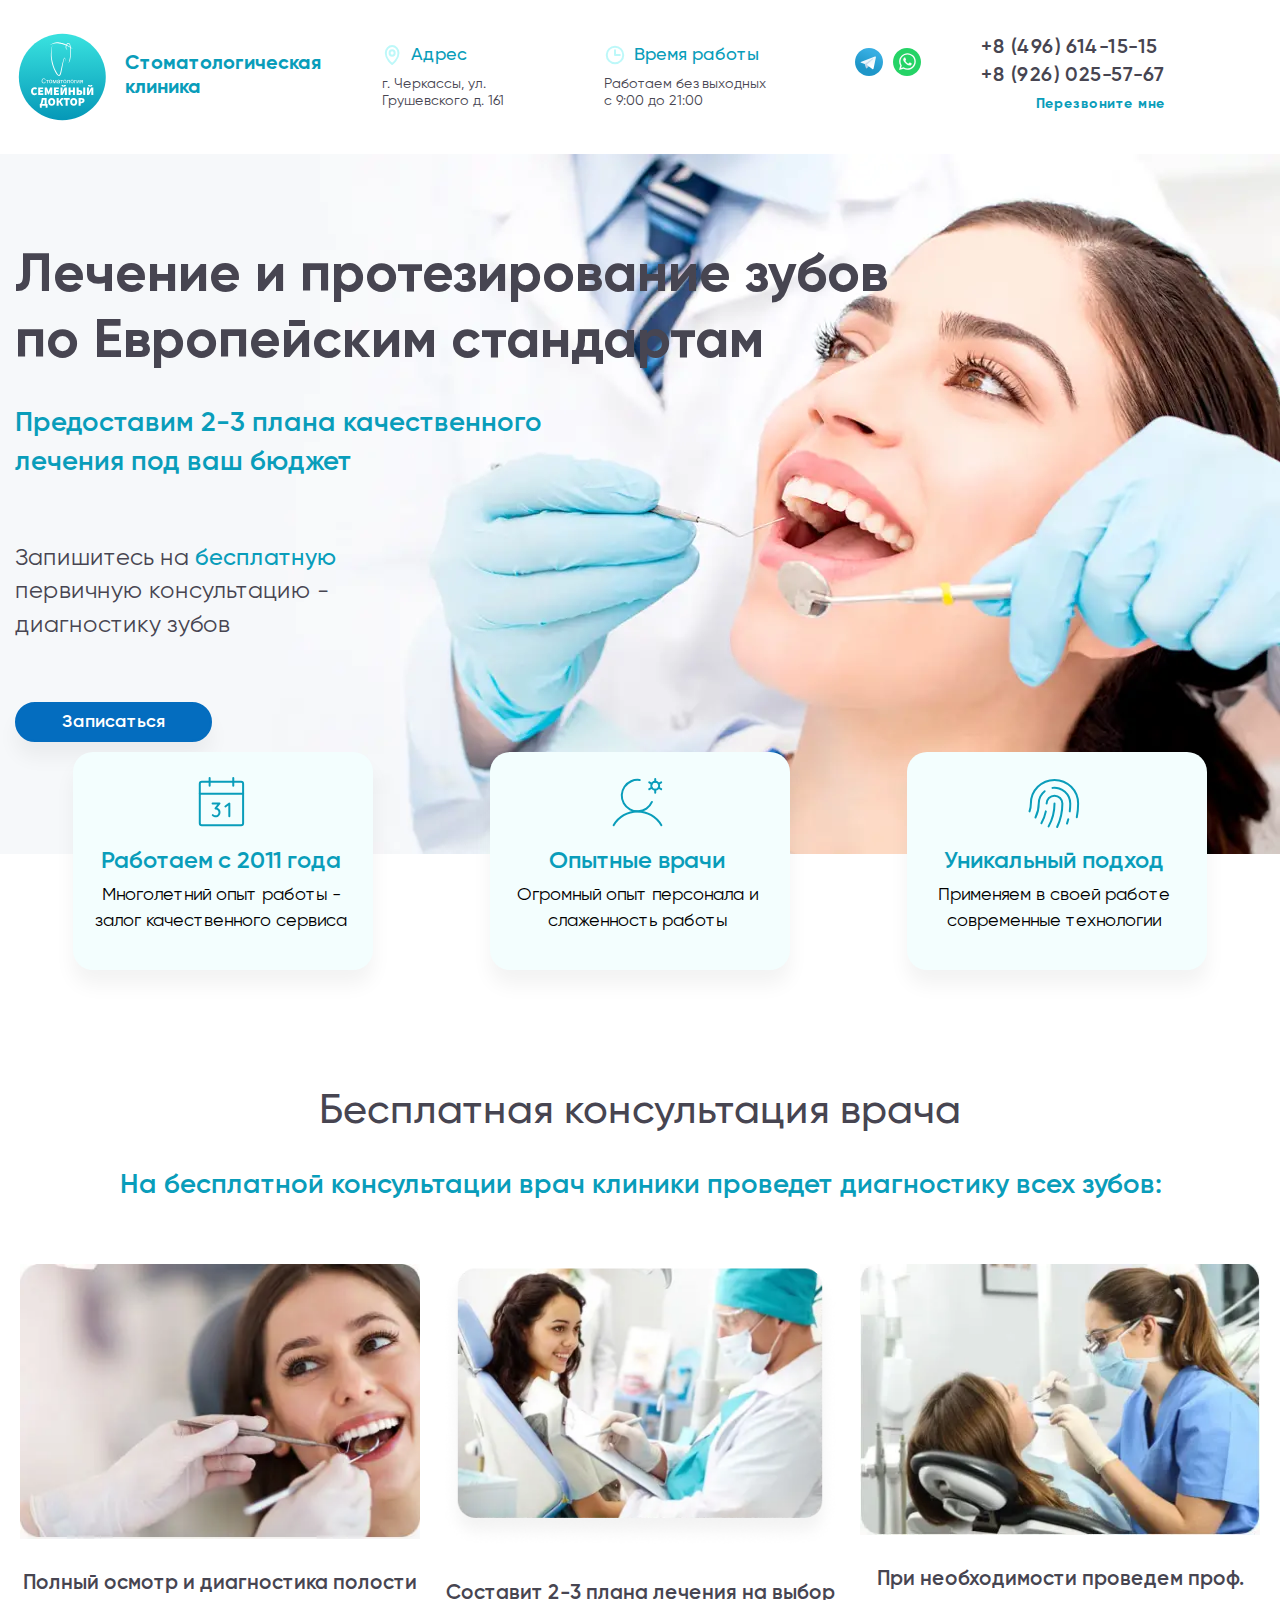
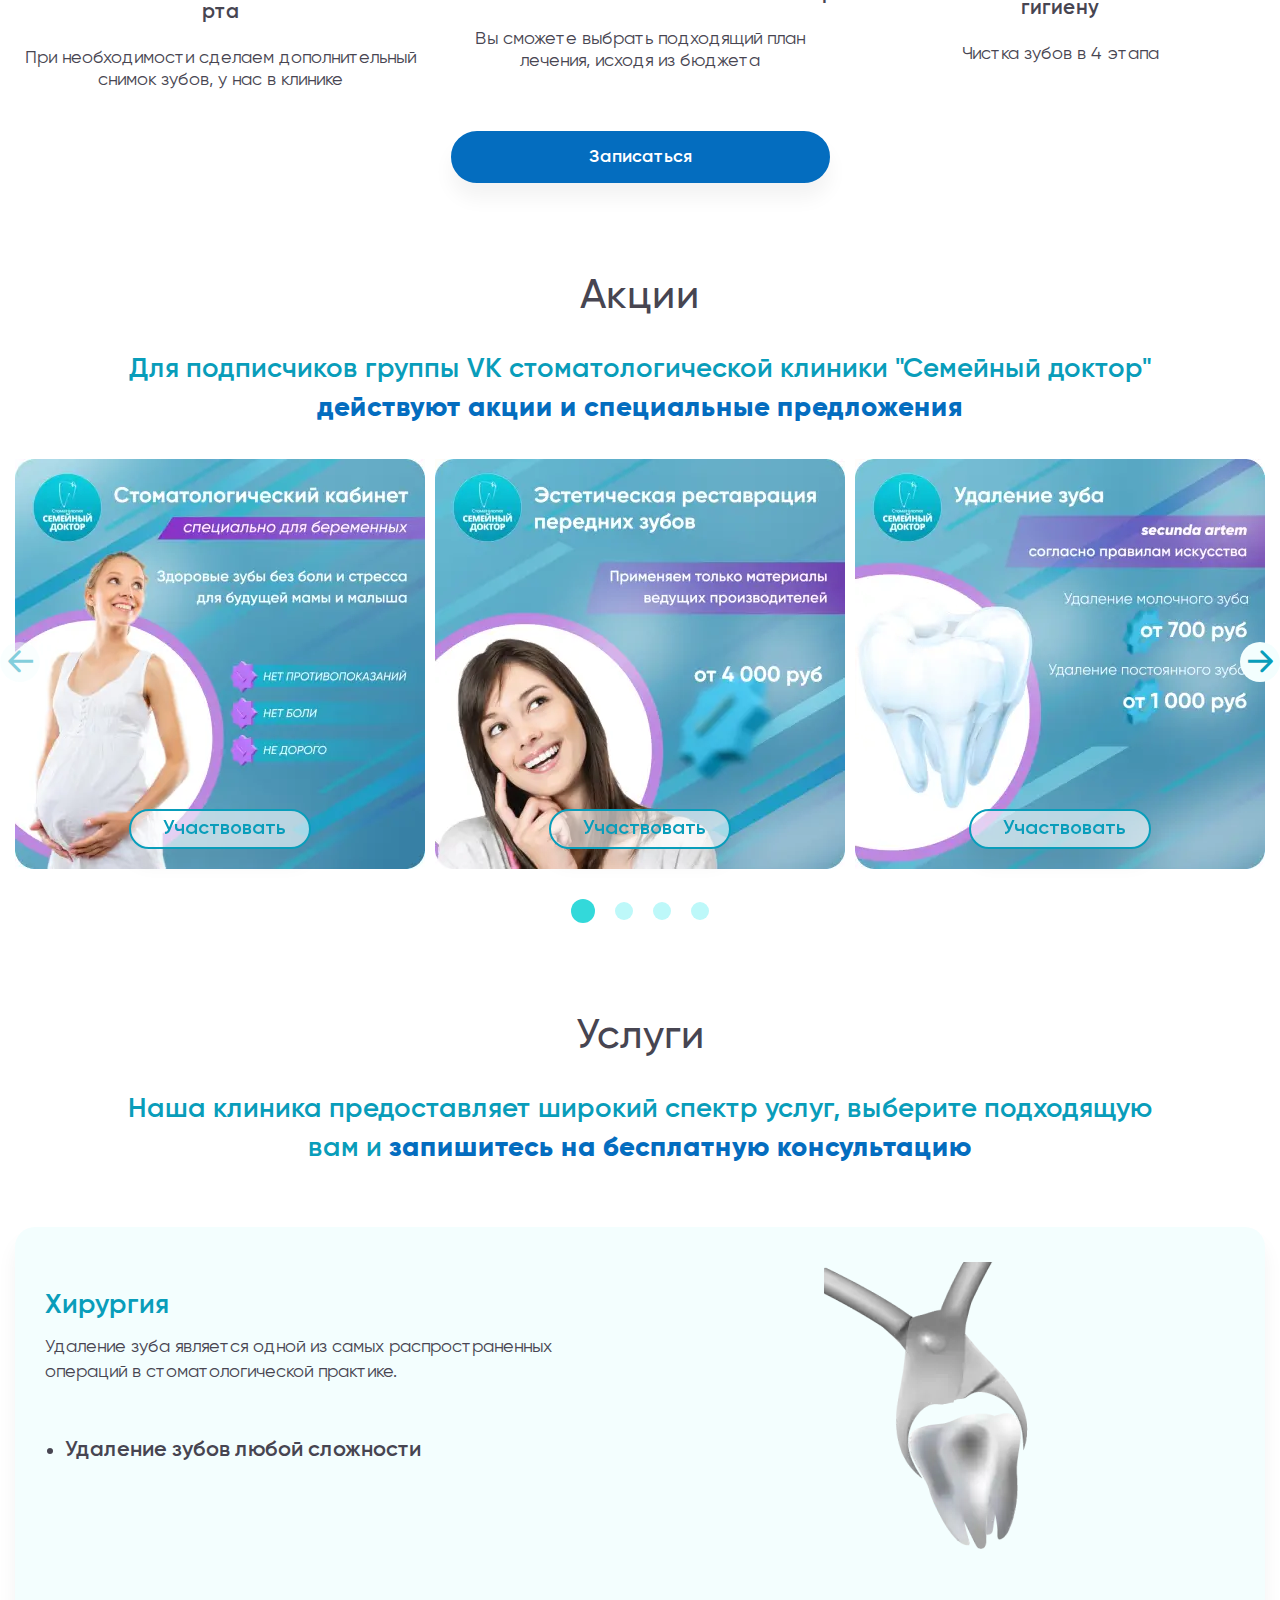
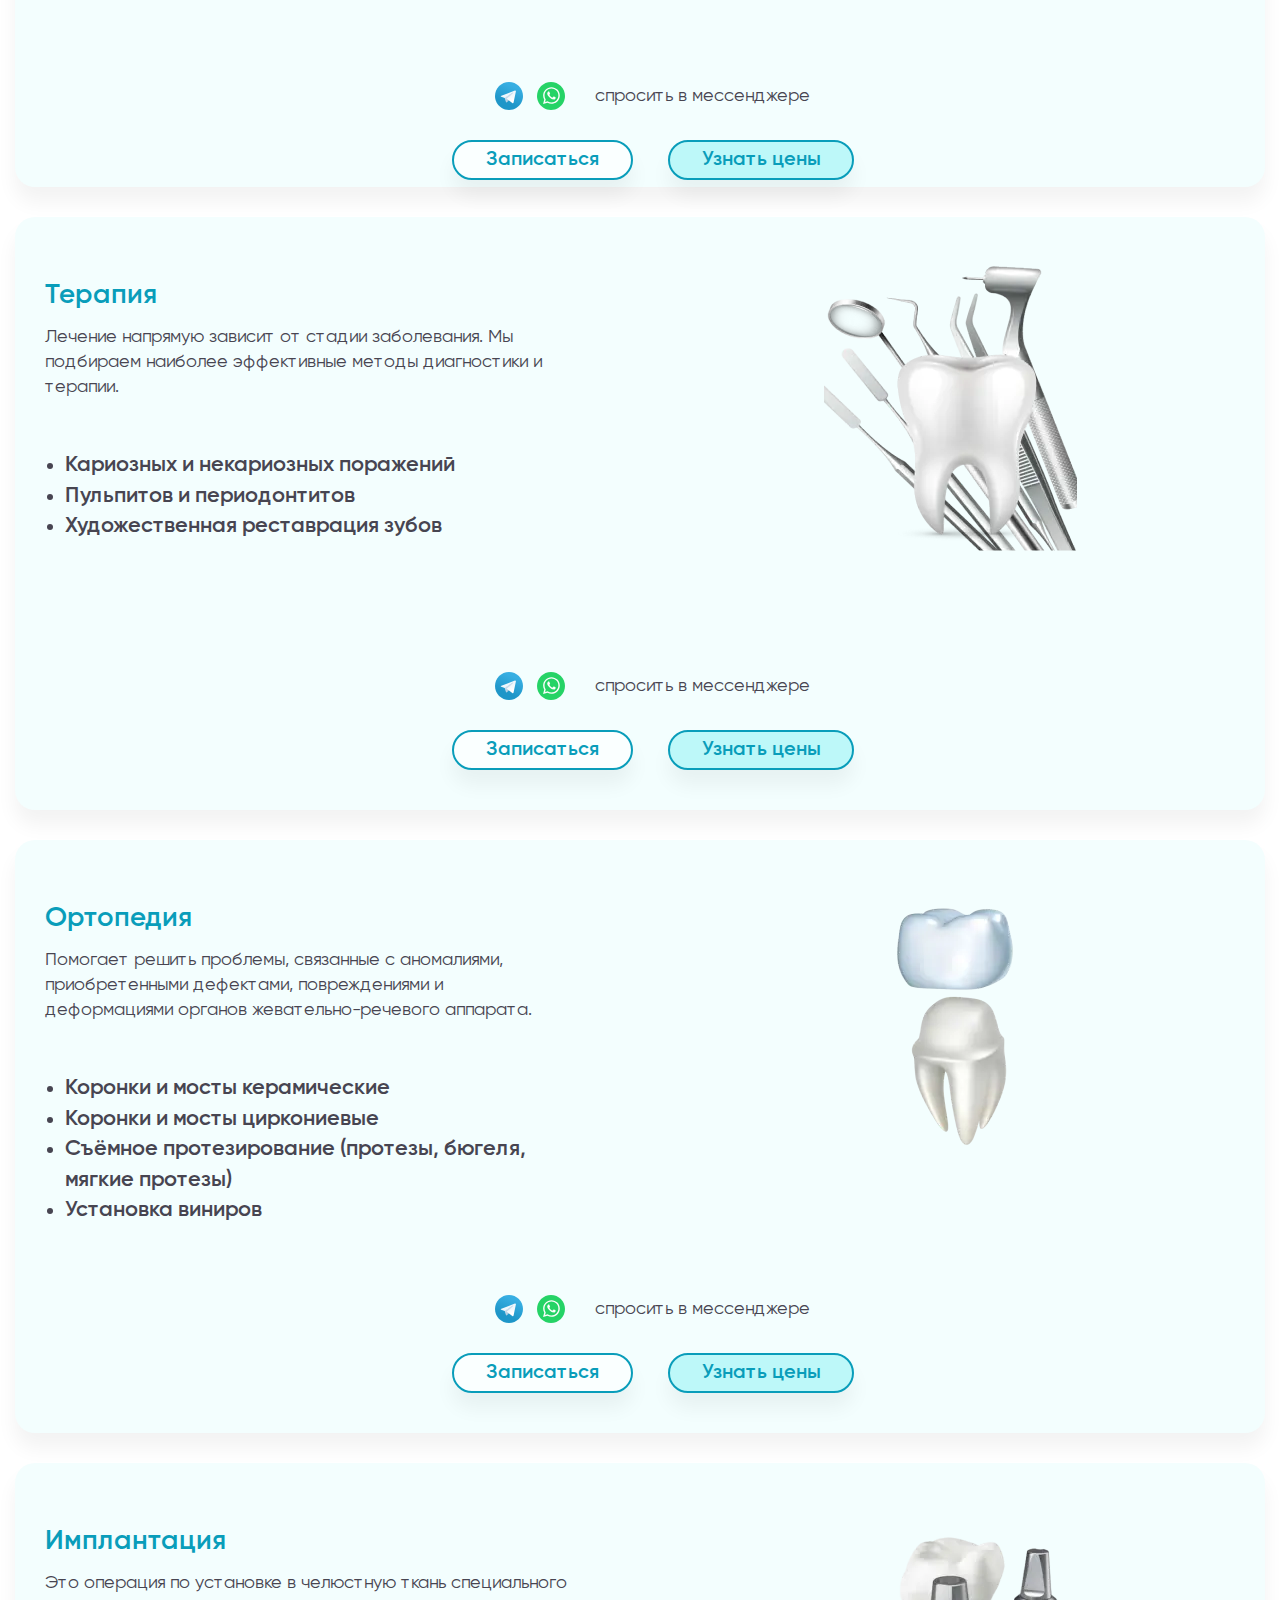
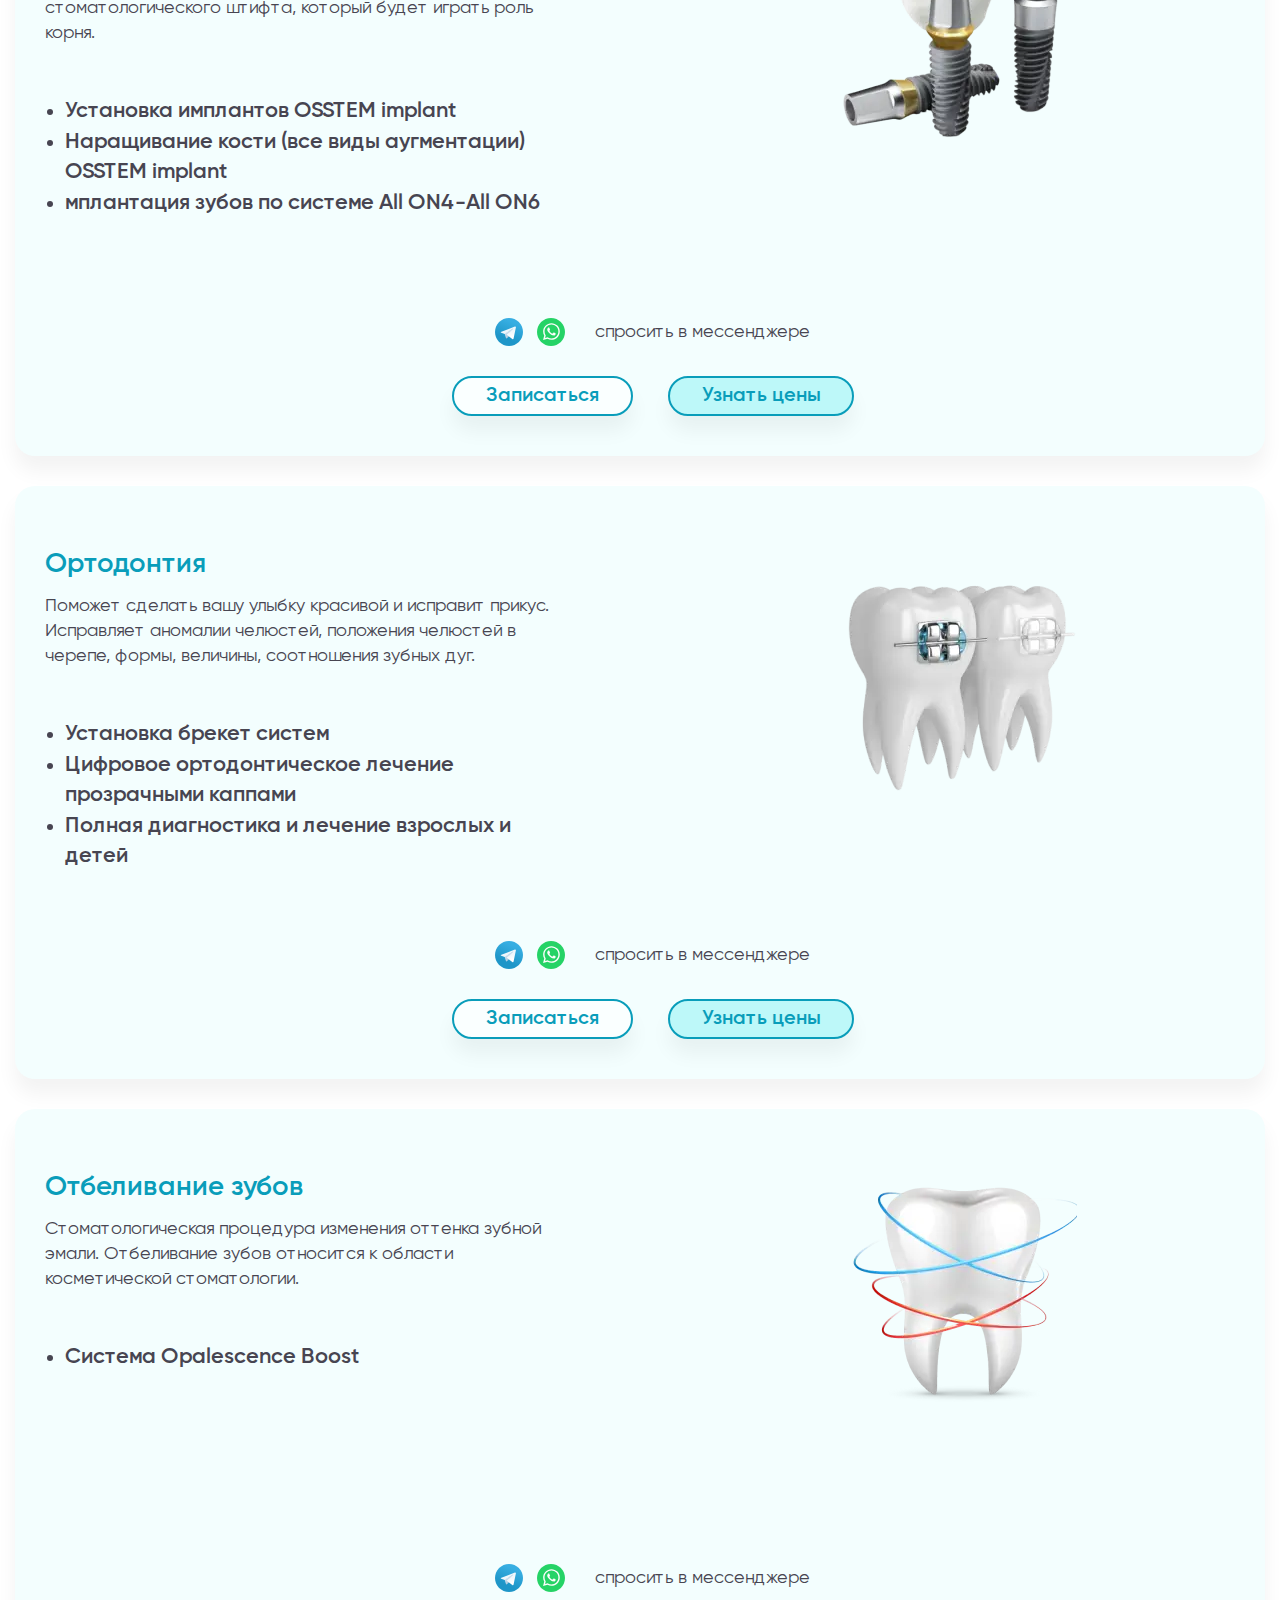
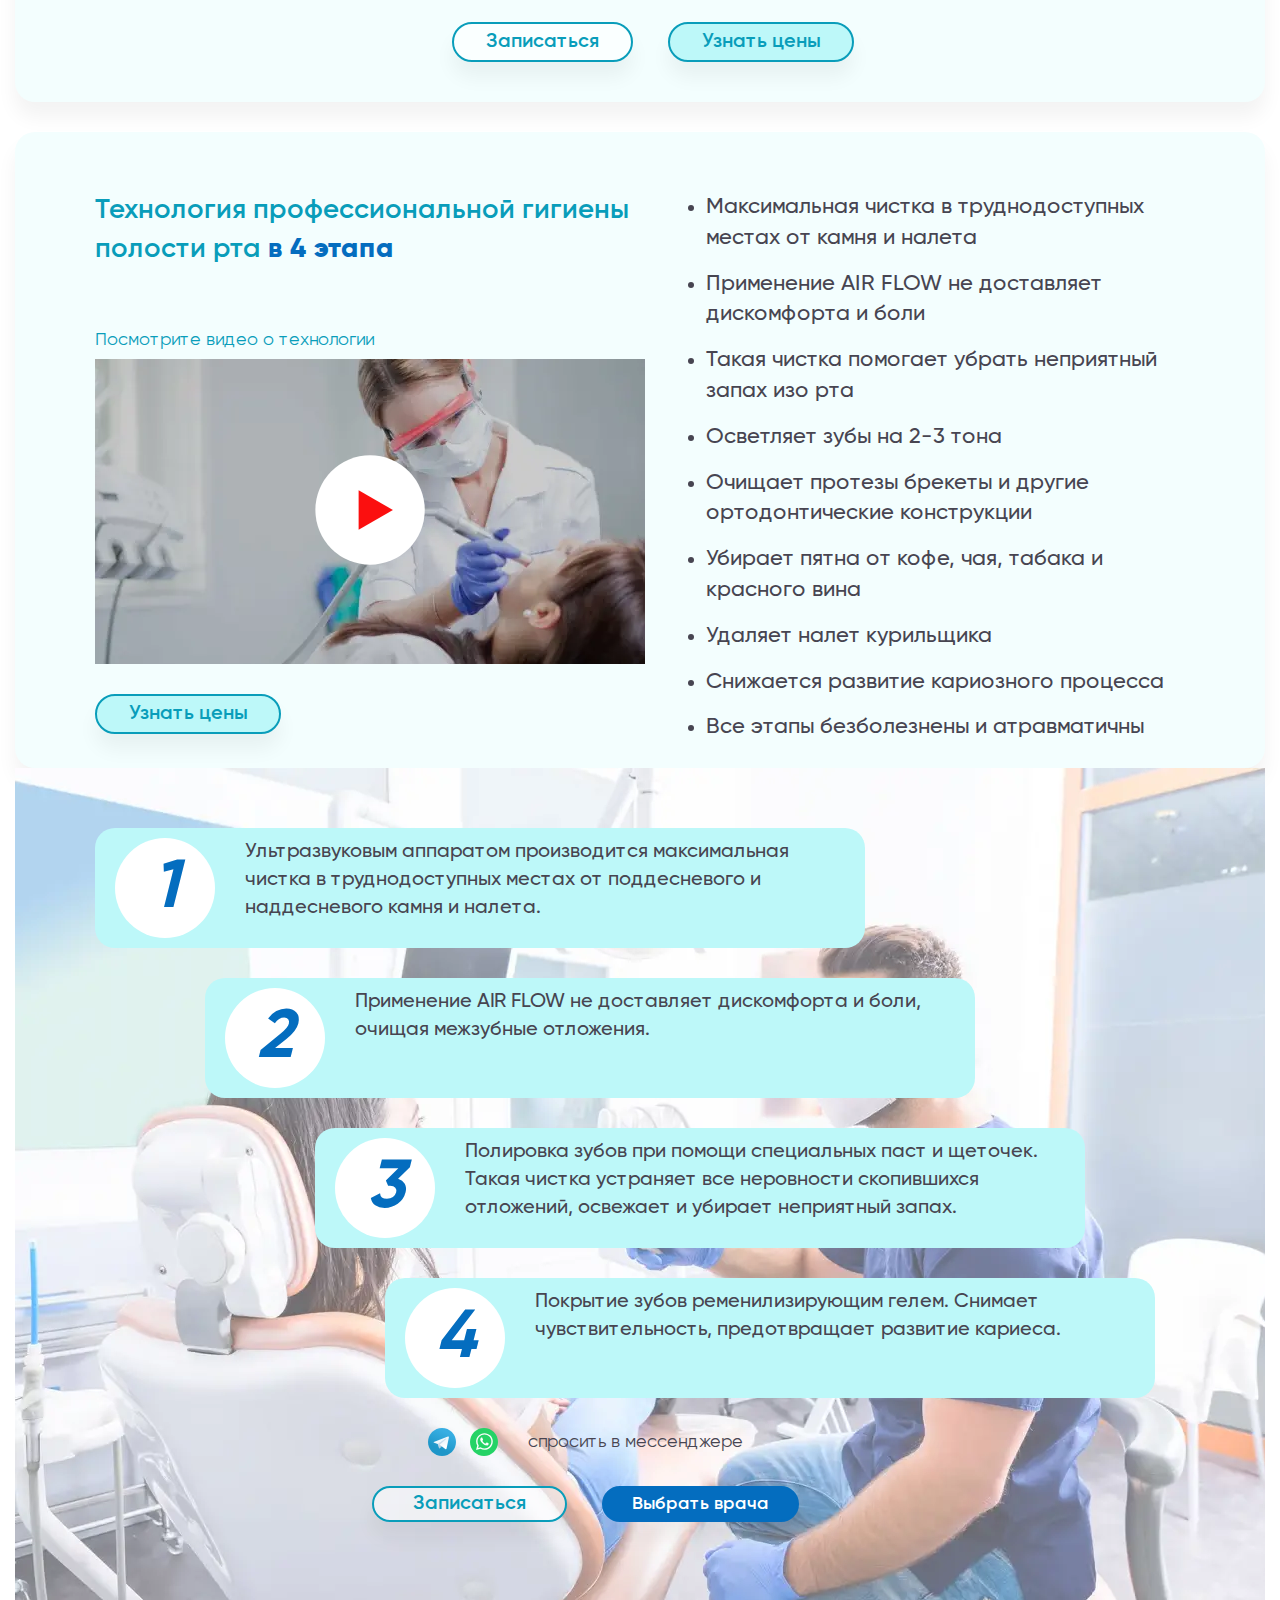
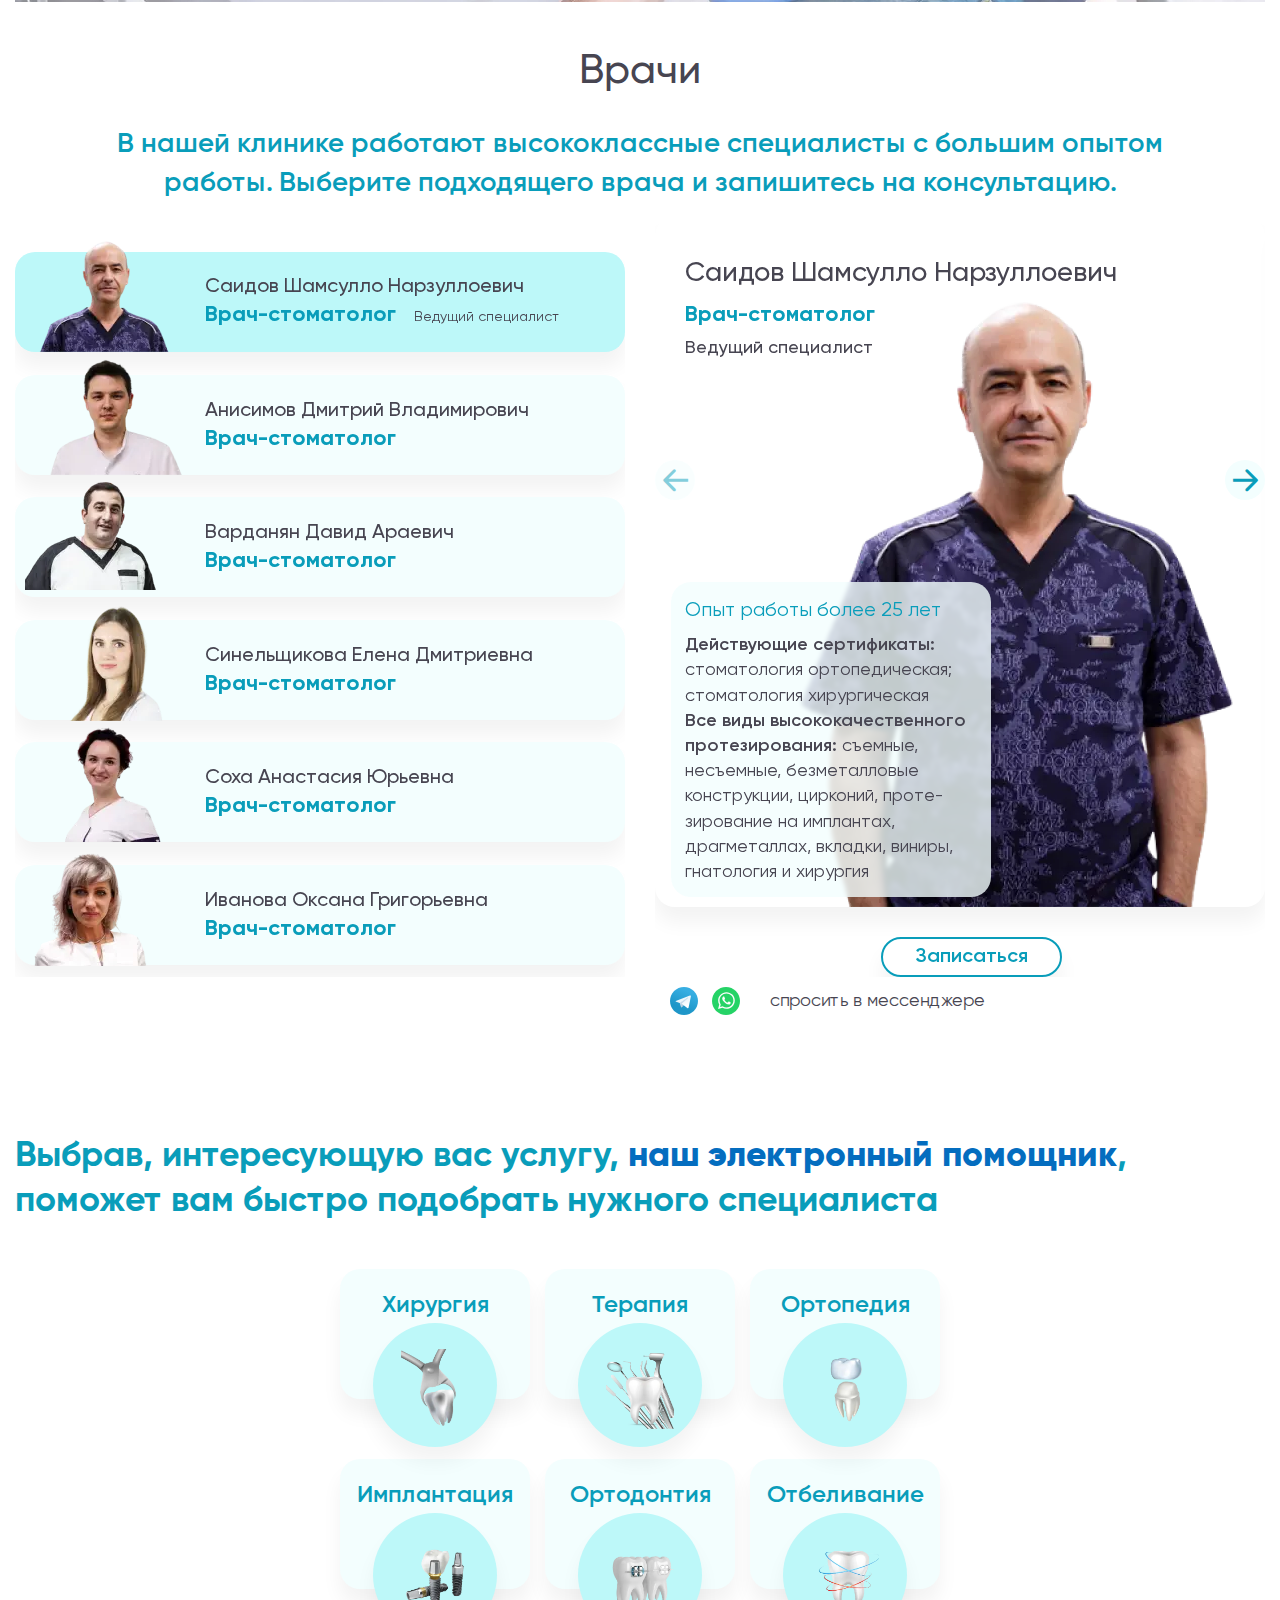
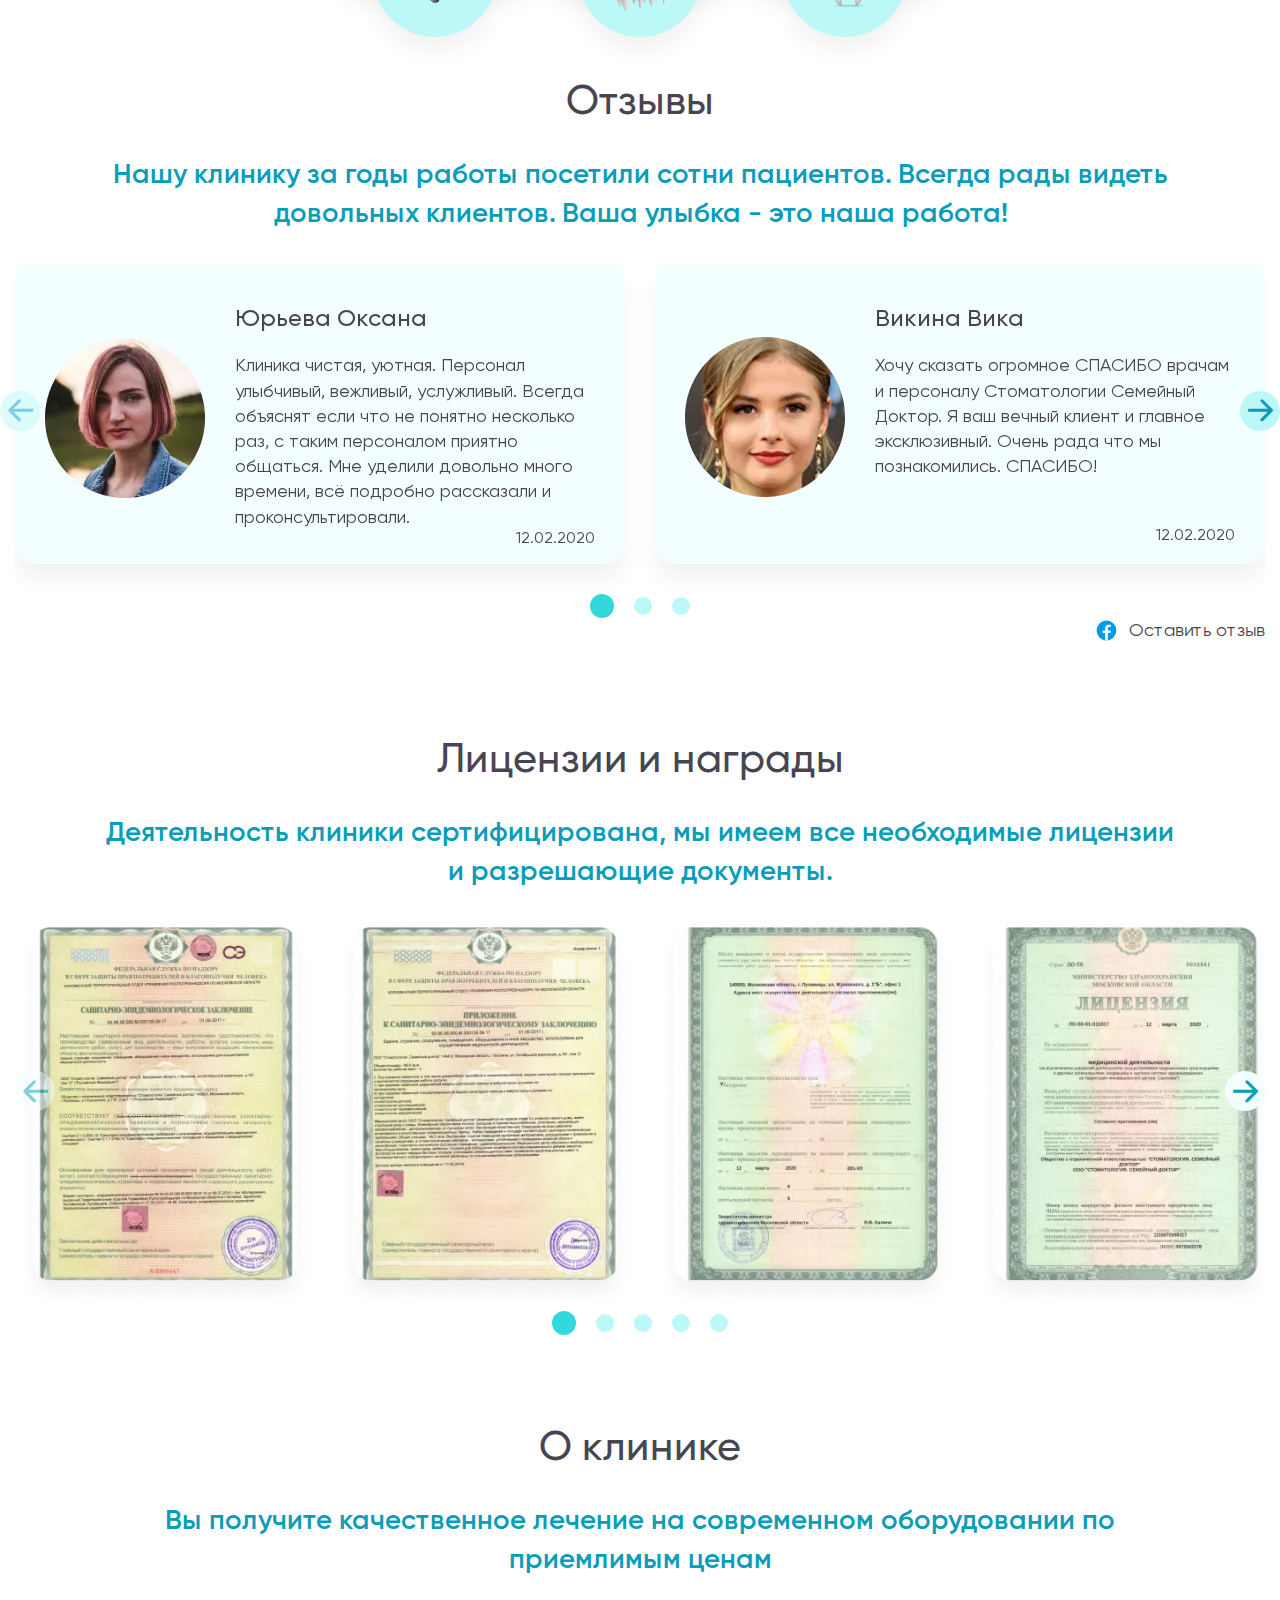
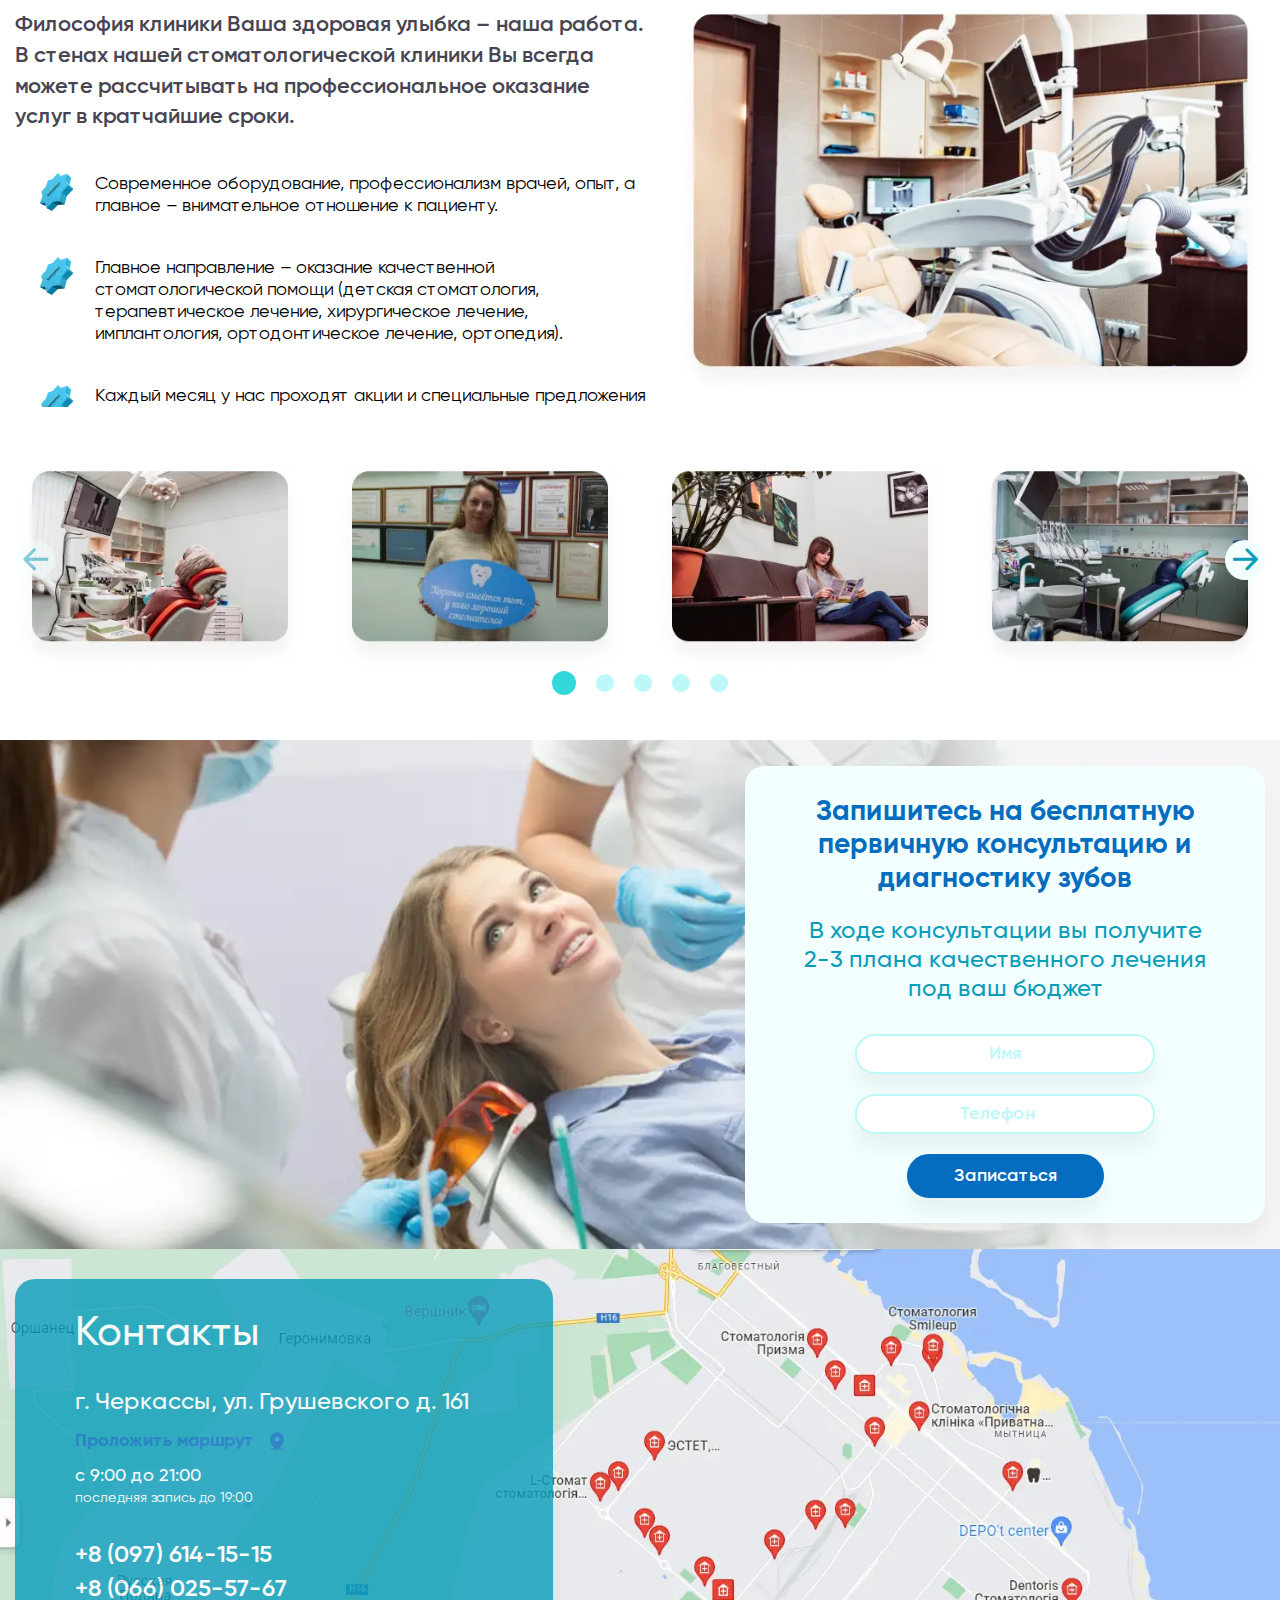
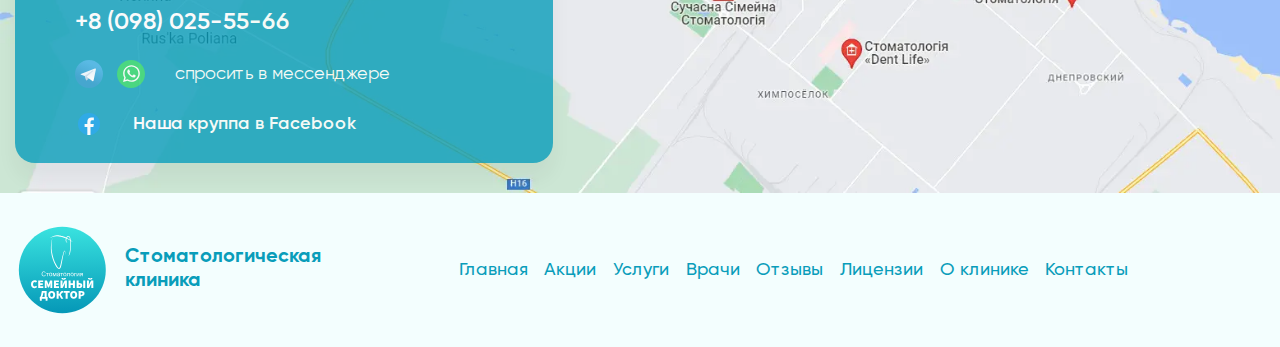
<file: index.html>
<!DOCTYPE html>
<html lang="ru">

<head>
	<title>Стоматологическая клиника</title>
	<meta charset="UTF-8">
	<meta name="format-detection" content="telephone=no">
	<!-- <style>body{opacity: 0;}</style> -->
	<link rel="stylesheet" href="css/style.min.css?_v=20220811201213">
	<link rel="shortcut icon" href="favicon.ico">
	<!-- <meta name="robots" content="noindex, nofollow"> -->
	<meta name="viewport" content="width=device-width, initial-scale=1.0">
</head>

<body>
	<div class="wrapper">
		<header class="header" data-scroll="130" data-scroll-show>
			<div class="header__container">
				<div class="header__content">
					<div class="header__item item-header item-header_1">
						<a href="" class="header__logo" data-goto="#main"><img src="img/icons/logo.svg" alt="логотип">Стоматологическая <br>
							клиника</a>
						<div class="item-header__info item-header__info-location">
							<div class="item-header__title">
								<img src="img/icons/location.svg" alt="">
								Адрес
							</div>
							<div class="item-header__text">г. Черкассы, ул. Грушевского д. 161</div>
						</div>
						<div class="item-header__info item-header__info-time">
							<div class="item-header__title">
								<img src="img/icons/Clock.svg" alt="">
								Время работы
							</div>
							<div class="item-header__text">Работаем без выходных с 9:00 до 21:00</div>
						</div>
					</div>
					<div class="header__item item-header">
						<div class="item-header__social">
							<a href="#"><img src="img/icons/telegram.svg" alt="telegram"></a>
							<a href="#"><img src="img/icons/whatsup.svg" alt="whatsup"></a>
						</div>
						<div class="item-header__phone">
							<a class="item-header__link" href="tel:84966141515">+8 (496) 614-15-15</a>
							<a class="item-header__link" href="tel:89260255767">+8 (926) 025-57-67</a>
							<a class="item-header__link" href="#"><span>Перезвоните мне</span></a>
						</div>
					</div>
					<div class="header__menu menu">
						<button type="button" class="menu__icon icon-menu"><span></span></button>
						<div class="menu__content"></div>
						<!-- <a href="" data-goto="#main" class="header__logo"><img src="img/icons/logo.svg" alt="логотип">Стоматологическая <br>
					клиника</a> -->
						<nav class="menu__body">
							<ul class="menu__list">
								<li class="menu__item"><a href="" data-goto="#main" class="menu__link">Главная</a></li>
								<li class="menu__item"><a href="" data-goto="#stock" data-goto-header class="menu__link">Акции</a></li>
								<li class="menu__item"><a href="" data-goto="#services" data-goto-header class="menu__link">Услуги</a></li>
								<li class="menu__item"><a href="" data-goto="#doctors" data-goto-header class="menu__link">Врачи</a></li>
								<li class="menu__item"><a href="" data-goto="#recall" data-goto-header class="menu__link">Отзывы</a></li>
								<li class="menu__item"><a href="" data-goto="#license" data-goto-header class="menu__link">Лицензии</a></li>
								<li class="menu__item"><a href="" data-goto="#about" data-goto-header class="menu__link">О клинике</a></li>
								<li class="menu__item"><a href="" data-goto="#contacts" data-goto-header class="menu__link">Контакты</a></li>
							</ul>
						</nav>
					</div>
				</div>
			</div>
		</header>
		<main class="page">
			<section class="main" id="main">
				<div class="main__container">
					<h1 class="main__title">Лечение и протезирование зубов по Европейским стандартам</h1>
					<div class="main__subtitle">Предоставим 2-3 плана качественного лечения под ваш бюджет</div>
					<div class="main__text">Запишитесь на <span>бесплатную</span> первичную консультацию - диагностику
						зубов</div>
					<a href=" " data-popup="#popup" class="main__link button">Записаться</a>
					<div class="main__info">
						<div class="main__item item-main">
							<img src="img/main/Calendar.svg" alt="">
							<div class="item-main__info">
								<div class="item-main__title">Работаем с 2011 года</div>
								<div class="item-main__text">Многолетний опыт работы - залог качественного сервиса</div>
							</div>
						</div>
						<div class="main__item item-main">
							<img src="img/main/User.svg" alt="">
							<div class="item-main__info">
								<div class="item-main__title">Опытные врачи</div>
								<div class="item-main__text">Огромный опыт персонала и слаженность работы</div>
							</div>
						</div>
						<div class="main__item item-main">
							<img src="img/main/Fingerprint.svg" alt="">
							<div class="item-main__info">
								<div class="item-main__title">Уникальный подход</div>
								<div class="item-main__text">Применяем в своей работе современные технологии</div>
							</div>
						</div>
					</div>
				</div>
			</section>

			<section class="consultation" id="consultation">
				<div class="consultation__container">
					<h2 class="consultation__title title">Бесплатная консультация врача</h2>
					<h3 class="consultation__subtitle subtitle">На бесплатной консультации врач клиники проведет
						диагностику всех зубов:</h3>
					<div class="consultation__content">
						<div class="consultation__item item-consultation">
							<div class="consultation__image"><picture><source srcset="img/consultation/01.webp" type="image/webp"><img src="img/consultation/01.jpg" alt=""></picture></div>
							<!-- <div class="consultation__image-ibg_contain"><picture><source data-srcset="img/consultation/01.webp" srcset="[data-uri]" type="image/webp"><img src="[data-uri]"  data-src="img/consultation/01.jpg" alt=""></picture></div> -->
							<div class="item-consultation__title">Полный осмотр и диагностика полости рта</div>
							<div class="item-consultation__text">При необходимости сделаем дополнительный снимок зубов,
								у нас в клинике</div>
						</div>
						<div class="consultation__item item-consultation">
							<div class="consultation__image"><picture><source srcset="img/consultation/02.webp" type="image/webp"><img src="img/consultation/02.jpg" alt=""></picture></div>
							<!-- <div class="consultation__image-ibg_contain"><picture><source data-srcset="img/consultation/01.webp" srcset="[data-uri]" type="image/webp"><img src="[data-uri]"  data-src="img/consultation/01.jpg" alt=""></picture></div> -->
							<div class="item-consultation__title">Составит 2-3 плана лечения на выбор</div>
							<div class="item-consultation__text">Вы сможете выбрать подходящий план лечения, исходя из
								бюджета</div>
						</div>
						<div class="consultation__item item-consultation">
							<div class="consultation__image"><picture><source srcset="img/consultation/03.webp" type="image/webp"><img src="img/consultation/03.jpg" alt=""></picture></div>
							<!-- <div class="consultation__image-ibg_contain"><picture><source data-srcset="img/consultation/01.webp" srcset="[data-uri]" type="image/webp"><img src="[data-uri]"  data-src="img/consultation/01.jpg" alt=""></picture></div> -->
							<div class="item-consultation__title">При необходимости проведем проф. гигиену</div>
							<div class="item-consultation__text">Чистка зубов в 4 этапа</div>
						</div>
					</div>
					<div class="consultation__enrol"><a data-popup="#popup" class="consultation__link button" href="">Записаться</a>
					</div>
				</div>
			</section>
			<section class="stock" id="stock">
				<div class="stock__container">
					<h2 class="stock__title title">Акции</h2>
					<h3 class="stock__subtitle subtitle">Для подписчиков группы VK стоматологической клиники "Семейный
						доктор" <span>действуют акции и специальные предложения</span></h3>
					<div class="stock__slider swiper">
						<div class="stock__wrapper swiper-wrapper">
							<div class="stock__slide swiper-slide">
								<div class="stock__image">
									<picture><source srcset="img/stock-slider/01.webp" type="image/webp"><img src="img/stock-slider/01.jpg" alt="картинка"></picture>
									<a data-popup="#popup-stock" class="stock__link button-2" href="#">Участвовать</a>
								</div>
							</div>
							<div class="stock__slide swiper-slide">
								<div class="stock__image">
									<picture><source srcset="img/stock-slider/02.webp" type="image/webp"><img src="img/stock-slider/02.jpg" alt="картинка"></picture>
									<a data-popup="#popup-stock" class="stock__link button-2" href="#">Участвовать</a>
								</div>
							</div>
							<div class="stock__slide swiper-slide">
								<div class="stock__image">
									<picture><source srcset="img/stock-slider/03.webp" type="image/webp"><img src="img/stock-slider/03.jpg" alt="картинка"></picture>
									<a data-popup="#popup-stock" class="stock__link button-2" href="#">Участвовать</a>
								</div>
							</div>
							<div class="stock__slide swiper-slide">
								<div class="stock__image">
									<picture><source srcset="img/stock-slider/01.webp" type="image/webp"><img src="img/stock-slider/01.jpg" alt="картинка"></picture>
									<a data-popup="#popup-stock" class="stock__link button-2" href="#">Участвовать</a>
								</div>
							</div>
							<div class="stock__slide swiper-slide">
								<div class="stock__image">
									<picture><source srcset="img/stock-slider/02.webp" type="image/webp"><img src="img/stock-slider/02.jpg" alt="картинка"></picture>
									<a data-popup="#popup-stock" class="stock__link button-2" href="#">Участвовать</a>
								</div>
							</div>
							<div class="stock__slide swiper-slide">
								<div class="stock__image">
									<picture><source srcset="img/stock-slider/03.webp" type="image/webp"><img src="img/stock-slider/03.jpg" alt="картинка"></picture>
									<a data-popup="#popup-stock" class="stock__link button-2" href="#">Участвовать</a>
								</div>
							</div>
						</div>
						<div class="swiper-pagination"></div>
						<button type="button" class="swiper-button-prev _icon-arrow-prev slide-arrow"></button>
						<button type="button" class="swiper-button-next _icon-arrow-next slide-arrow"></button>
					</div>
				</div>
			</section>

			<section class="services" id="services">
				<div class="services__container">
					<h2 class="services__title title">Услуги</h2>
					<h3 class="services__subtitle subtitle">Наша клиника предоставляет широкий спектр услуг, выберите
						подходящую вам и <span>запишитесь на бесплатную консультацию</span>
					</h3>
					<div class="services__content">
						<div class="services__item">
							<div class="services__top">
								<div class="services__top_txt">
									<h3 class="services__item_title subtitle">Хирургия</h3>
									<div class="services__text">
										Удаление зуба является одной из самых распространенных операций в
										стоматологической
										практике.
									</div>
									<ul class="services__list">
										<li>Удаление зубов любой сложности</li>
									</ul>
								</div>
								<div class="services__top_img services__top_img-ibg_contain">
									<picture><source srcset="img/service/01.webp" type="image/webp"><img src="img/service/01.png" alt="картинка"></picture>
								</div>
							</div>
							<div class="services__footer">
								<div class="services__social">
									<div class="services__social_icons">
										<a class="services__link" href="#"><img src="img/icons/telegram.svg" alt="telegram">
										</a>
										<a class="services__link" href="#"><img src="img/icons/whatsup.svg" alt="whatsup">
										</a>
									</div>
									<div class="services__social_txt">спросить в мессенджере</div>
								</div>
								<div class="services__bottom">
									<a data-popup="#popup" class="services__btn button-2" href="#">Записаться</a>
									<a data-popup="#popup-price" class="services__btn button-3" href="#">Узнать цены</a>
								</div>
							</div>
						</div>
						<div class="services__item">
							<div class="services__top">
								<div class="services__top_txt">
									<h3 class="services__item_title subtitle">Терапия</h3>
									<div class="services__text">
										Лечение напрямую зависит от стадии заболевания. Мы подбираем наиболее
										эффективные методы диагностики и терапии. </div>
									<ul class="services__list">
										<li>Кариозных и некариозных поражений</li>
										<li>Пульпитов и периодонтитов</li>
										<li>Художественная реставрация зубов</li>
									</ul>
								</div>
								<div class="services__top_img services__top_img-ibg_contain">
									<picture><source srcset="img/service/02.webp" type="image/webp"><img src="img/service/02.png" alt="картинка"></picture>
								</div>
							</div>
							<div class="services__footer">
								<div class="services__social">
									<div class="services__social_icons">
										<a class="services__link" href="#"><img src="img/icons/telegram.svg" alt="telegram"></a>
										<a class="services__link" href="#"><img src="img/icons/whatsup.svg" alt="whatsup"></a>
									</div>
									<div class="services__social_txt">спросить в мессенджере</div>
								</div>
								<div class="services__bottom">
									<a data-popup="#popup" class="services__btn button-2" href="">Записаться</a>
									<a data-popup="#popup-price" class="services__btn button-3" href="#">Узнать цены</a>
								</div>
							</div>
						</div>
						<div class="services__item">
							<div class="services__top">
								<div class="services__top_txt">
									<h3 class="services__item_title subtitle">Ортопедия</h3>
									<div class="services__text">
										Помогает решить проблемы, связанные с аномалиями, приобретенными дефектами,
										повреждениями и деформациями органов жевательно-речевого аппарата.
									</div>
									<ul class="services__list">
										<li>Коронки и мосты керамические</li>
										<li>Коронки и мосты циркониевые</li>
										<li>Съёмное протезирование (протезы, бюгеля, мягкие протезы)</li>
										<li>Установка виниров</li>
									</ul>
								</div>
								<div class="services__top_img services__top_img-ibg_contain">
									<picture><source srcset="img/service/03.webp" type="image/webp"><img src="img/service/03.png" alt="картинка"></picture>
								</div>
							</div>
							<div class="services__footer">
								<div class="services__social">
									<div class="services__social_icons">
										<a class="services__link" href="#"><img src="img/icons/telegram.svg" alt="telegram"></a>
										<a class="services__link" href="#"><img src="img/icons/whatsup.svg" alt="whatsup"></a>
									</div>
									<div class="services__social_txt">спросить в мессенджере</div>
								</div>
								<div class="services__bottom">
									<a data-popup="#popup" class="services__btn button-2" href="">Записаться</a>
									<a data-popup="#popup-price" class="services__btn button-3" href="#">Узнать цены</a>
								</div>
							</div>
						</div>
						<div class="services__item">
							<div class="services__top">
								<div class="services__top_txt">
									<h3 class="services__item_title subtitle">Имплантация</h3>
									<div class="services__text">
										Это операция по установке в челюстную ткань специального стоматологического
										штифта, который будет играть роль корня. </div>
									<ul class="services__list">
										<li>Установка имплантов OSSTEM implant </li>
										<li>Наращивание кости (все виды аугментации) OSSTEM implant</li>
										<li>мплантация зубов по системе All ON4-All ON6</li>
									</ul>
								</div>
								<div class="services__top_img services__top_img-ibg_contain">
									<picture><source srcset="img/service/04.webp" type="image/webp"><img src="img/service/04.png" alt="картинка"></picture>
								</div>
							</div>
							<div class="services__footer">
								<div class="services__social">
									<div class="services__social_icons">
										<a class="services__link" href="#"><img src="img/icons/telegram.svg" alt="telegram"></a>
										<a class="services__link" href="#"><img src="img/icons/whatsup.svg" alt="whatsup"></a>
									</div>
									<div class="services__social_txt">спросить в мессенджере</div>
								</div>
								<div class="services__bottom">
									<a data-popup="#popup" class="services__btn button-2" href="">Записаться</a>
									<a data-popup="#popup-price" class="services__btn button-3" href="#">Узнать цены</a>
								</div>
							</div>
						</div>
						<div class="services__item">
							<div class="services__top">
								<div class="services__top_txt">
									<h3 class="services__item_title subtitle">Ортодонтия</h3>
									<div class="services__text">
										Поможет сделать вашу улыбку красивой и исправит прикус. Исправляет аномалии
										челюстей, положения челюстей в черепе, формы, величины, соотношения зубных дуг.
									</div>
									<ul class="services__list">
										<li>Установка брекет систем </li>
										<li>Цифровое ортодонтическое лечение прозрачными каппами</li>
										<li>Полная диагностика и лечение взрослых и детей</li>
									</ul>
								</div>
								<div class="services__top_img services__top_img-ibg_contain">
									<picture><source srcset="img/service/05.webp" type="image/webp"><img src="img/service/05.png" alt="картинка"></picture>
								</div>
							</div>
							<div class="services__footer">
								<div class="services__social">
									<div class="services__social_icons">
										<a class="services__link" href="#"><img src="img/icons/telegram.svg" alt="telegram"></a>
										<a class="services__link" href="#"><img src="img/icons/whatsup.svg" alt="whatsup"></a>
									</div>
									<div class="services__social_txt">спросить в мессенджере</div>
								</div>
								<div class="services__bottom">
									<a data-popup="#popup" class="services__btn button-2" href="">Записаться</a>
									<a data-popup="#popup-price" class="services__btn button-3" href="#">Узнать цены</a>
								</div>
							</div>
						</div>
						<div class="services__item">
							<div class="services__top">
								<div class="services__top_txt">
									<h3 class="services__item_title subtitle">Отбеливание зубов</h3>
									<div class="services__text">
										Стоматологическая процедура изменения оттенка зубной эмали. Отбеливание зубов
										относится к области косметической стоматологии.
									</div>
									<ul class="services__list">
										<li> Система Opalescence Boost</li>
									</ul>
								</div>
								<div class="services__top_img services__top_img-ibg_contain">
									<picture><source srcset="img/service/06.webp" type="image/webp"><img src="img/service/06.png" alt="картинка"></picture>
								</div>
							</div>
							<div class="services__footer">
								<div class="services__social">
									<div class="services__social_icons">
										<a class="services__link" href="#"><img src="img/icons/telegram.svg" alt="telegram"></a>
										<a class="services__link" href="#"><img src="img/icons/whatsup.svg" alt="whatsup"></a>
									</div>
									<div class="services__social_txt">спросить в мессенджере</div>
								</div>
								<div class="services__bottom">
									<a data-popup="#popup" class="services__btn button-2" href="">Записаться</a>
									<a data-popup="#popup-price" class="services__btn button-3" href="#">Узнать цены</a>
								</div>
							</div>
						</div>
					</div>
				</div>

			</section>

			<section class="info" id="info">
				<div class="info__container">
					<div class="info__top top-info">
						<div class="top-info__video">
							<div class="top-info__title subtitle">Технология профессиональной гигиены полости рта
								<span>в 4 этапа</span>
							</div>
							<div class="top-info__tipy">Посмотрите видео о технологии</div>
							<div class="top-info__image">
								<a data-popup="#popup-youtube" class="top-info__link" href="" data-popup-youtube="dlIpz1LIeoc">
									<svg width="206" height="206" viewBox="0 0 206 206" fill="none" xmlns="http://www.w3.org/2000/svg">
										<circle cx="103.131" cy="102.931" r="102.426" />
										<path d="M145.964 102.931L81.7147 140.025L81.7147 65.8368L145.964 102.931Z" fill="#FB0F0F" />
									</svg>
								</a>
							</div>
							<a data-popup="#popup-price" class="services__btn button-3" href="#">Узнать цены</a>
						</div>
						<div class="top-info__text">
							<ul class="top-info__list">
								<li>Максимальная чистка в труднодоступных местах от камня и налета</li>
								<li>Применение AIR FLOW не доставляет дискомфорта и боли</li>
								<li>Такая чистка помогает убрать неприятный запах изо рта</li>
								<li>Осветляет зубы на 2-3 тона</li>
								<li>Очищает протезы брекеты и другие ортодонтические конструкции</li>
								<li>Убирает пятна от кофе, чая, табака и красного вина</li>
								<li>Удаляет налет курильщика</li>
								<li>Снижается развитие кариозного процесса</li>
								<li>Все этапы безболезнены и атравматичны</li>
							</ul>
						</div>
					</div>
					<div class="info__content">
						<div class="info__items">
							<div class="info__item_1 item-info">
								<div class="item-info__num">1</div>
								<div class="item-info__text">
									Ультразвуковым аппаратом производится максимальная чистка в труднодоступных местах
									от поддесневого и наддесневого камня и налета.
								</div>
							</div>
							<div class="info__item_2 item-info">
								<div class="item-info__num">2</div>
								<div class="item-info__text">
									Применение AIR FLOW не доставляет дискомфорта и боли, очищая межзубные отложения.
								</div>
							</div>
							<div class="info__item_3 item-info">
								<div class="item-info__num">3</div>
								<div class="item-info__text">
									Полировка зубов при помощи специальных паст и щеточек. Такая чистка устраняет все
									неровности скопившихся отложений, освежает и убирает неприятный запах.
								</div>
							</div>
							<div class="info__item_4 item-info">
								<div class="item-info__num">4</div>
								<div class="item-info__text">
									Покрытие зубов ременилизирующим гелем. Снимает чувствительность, предотвращает
									развитие кариеса.
								</div>
							</div>
						</div>
						<div class="services__footer">
							<div class="services__social">
								<div class="services__social_icons">
									<a class="services__link" href="#"><img src="img/icons/telegram.svg" alt="telegram">
									</a>
									<a class="services__link" href="#"><img src="img/icons/whatsup.svg" alt="whatsup">
									</a>
								</div>
								<div class="services__social_txt">спросить в мессенджере</div>
							</div>
							<div class="services__bottom">
								<a data-popup="#popup" class="services__btn button-2" href="#">Записаться</a>
								<a data-popup="#popup-1" class="services__btn button" href="#">Выбрать врача</a>
							</div>
						</div>
					</div>
				</div>
			</section>


			<section class="doctors" id="doctors">
				<div class="doctors__container">
					<h2 class="doctors__title title">Врачи</h2>
					<h3 class="doctors__subtitle subtitle">
						В нашей клинике работают высококлассные специалисты с большим опытом работы. Выберите подходящего врача и
						запишитесь на консультацию.
					</h3>
					<div class="doctors__sliders">
						<div class="doctors__slider swiper">
							<div class="doctors__wrapper swiper-wrapper">
								<div class="doctors__slide swiper-slide slide-doctors">
									<div class="slide-doctors__thumb-item thumb-item">
										<div class="thumb-item__image">
											<picture><source srcset="img/doctors/01.webp" type="image/webp"><img src="img/doctors/01.png" alt="фотография доктора"></picture>
										</div>
										<div class="thumb-item__info">
											<div class="thumb-item__title">Саидов Шамсулло Нарзуллоевич</div>
											<div class="thumb-item__subtitle">Врач-стоматолог<span>Ведущий специалист</span></div>
										</div>
									</div>
								</div>
								<div class="doctors__slide swiper-slide slide-doctors">
									<div class="slide-doctors__thumb-item thumb-item">
										<div class="thumb-item__image">
											<picture><source srcset="img/doctors/02.webp" type="image/webp"><img src="img/doctors/02.png" alt="фотография доктора"></picture>
										</div>
										<div class="thumb-item__info">
											<div class="thumb-item__title">Анисимов Дмитрий Владимирович</div>
											<div class="thumb-item__subtitle">Врач-стоматолог</div>
										</div>
									</div>
								</div>
								<div class="doctors__slide swiper-slide slide-doctors">
									<div class="slide-doctors__thumb-item thumb-item">
										<div class="thumb-item__image">
											<picture><source srcset="img/doctors/03.webp" type="image/webp"><img src="img/doctors/03.png" alt="фотография доктора"></picture>
										</div>
										<div class="thumb-item__info">
											<div class="thumb-item__title">Варданян Давид Араевич</div>
											<div class="thumb-item__subtitle">Врач-стоматолог</div>
										</div>
									</div>
								</div>
								<div class="doctors__slide swiper-slide slide-doctors">
									<div class="slide-doctors__thumb-item thumb-item">
										<div class="thumb-item__image">
											<picture><source srcset="img/doctors/04.webp" type="image/webp"><img src="img/doctors/04.png" alt="фотография доктора"></picture>
										</div>
										<div class="thumb-item__info">
											<div class="thumb-item__title">Синельщикова Елена Дмитриевна</div>
											<div class="thumb-item__subtitle">Врач-стоматолог</div>
										</div>
									</div>
								</div>
								<div class="doctors__slide swiper-slide slide-doctors">
									<div class="slide-doctors__thumb-item thumb-item">
										<div class="thumb-item__image">
											<picture><source srcset="img/doctors/05.webp" type="image/webp"><img src="img/doctors/05.png" alt="фотография доктора"></picture>
										</div>
										<div class="thumb-item__info">
											<div class="thumb-item__title">Соха Анастасия Юрьевна</div>
											<div class="thumb-item__subtitle">Врач-стоматолог</div>
										</div>
									</div>
								</div>
								<div class="doctors__slide swiper-slide slide-doctors">
									<div class="slide-doctors__thumb-item thumb-item">
										<div class="thumb-item__image">
											<picture><source srcset="img/doctors/06.webp" type="image/webp"><img src="img/doctors/06.png" alt="фотография доктора"></picture>
										</div>
										<div class="thumb-item__info">
											<div class="thumb-item__title">Иванова Оксана Григорьевна</div>
											<div class="thumb-item__subtitle">Врач-стоматолог</div>
										</div>
									</div>
								</div>
							</div>
						</div>
						<div class="doctors-main__slider swiper">
							<div class="doctors-main__wrapper swiper-wrapper">
								<div class="doctors-main__slide swiper-slide">
									<div class="slide-doctors__item item-doctors">
										<div class="item-doctors__top">
											<div class="item-doctors__title">Саидов Шамсулло Нарзуллоевич</div>
											<div class="item-doctors__subtitle">Врач-стоматолог</div>
											<div class="item-doctors__special"> Ведущий специалист</div>
										</div>
										<picture><source srcset="img/doctors/01-1.webp" type="image/webp"><img src="img/doctors/01-1.png" alt="фотография врача"></picture>
										<div class="item-doctors__about">
											<div class="item-doctors__experience">Опыт работы более 25 лет</div>
											<div class="item-doctors__info">
												<span>Действующие сертификаты:</span>
												стоматология ортопедическая;
												стоматология хирургическая<br>
												<span>Все виды высококачественного протезирования:</span> съемные,
												несъемные, безметалловые конструкции, цирконий, проте-
												зирование на имплантах, драгметаллах, вкладки, виниры, гнатология и хирургия
											</div>
										</div>
									</div>
								</div>
								<div class="doctors-main__slide swiper-slide">
									<div class="slide-doctors__item item-doctors">
										<div class="item-doctors__top">
											<div class="item-doctors__title">Анисимов Дмитрий Владимирович</div>
											<div class="item-doctors__subtitle">Врач-стоматолог</div>
											<div class="item-doctors__special"></div>
										</div>
										<picture><source srcset="img/doctors/02-1.webp" type="image/webp"><img src="img/doctors/02-1.png" alt="фотография врача"></picture>
										<div class="item-doctors__about">
											<div class="item-doctors__experience">Опыт работы более 5 лет</div>
											<div class="item-doctors__info">
												<span>Действующие сертификаты:</span>
												стоматология общей практики; стоматология хирургическая<br>
												<span>Направленность:</span>
												имплантация, пародонтология, удаление зубов любой сложности
											</div>
										</div>
									</div>
								</div>
								<div class="doctors-main__slide swiper-slide">
									<div class="slide-doctors__item item-doctors">
										<div class="item-doctors__top">
											<div class="item-doctors__title">Варданян Давид Араевич</div>
											<div class="item-doctors__subtitle">Врач-стоматолог</div>
											<div class="item-doctors__special"></div>
										</div>
										<picture><source srcset="img/doctors/03-1.webp" type="image/webp"><img src="img/doctors/03-1.png" alt="фотография врача"></picture>
										<div class="item-doctors__about">
											<div class="item-doctors__experience">Опыт работы более 5 лет</div>
											<div class="item-doctors__info">
												<span>Действующие сертификаты:</span>
												стоматология общей практики; стоматология хирургическая<br>
												<span>Направленность:</span>
												протезирование зубов, хирургическое удаление, терапевтическое лечение и отбеливание
											</div>
										</div>
									</div>
								</div>
								<div class="doctors-main__slide swiper-slide">
									<div class="slide-doctors__item item-doctors">
										<div class="item-doctors__top">
											<div class="item-doctors__title">Синельщикова Елена Дмитриевна</div>
											<div class="item-doctors__subtitle">Врач-стоматолог</div>
											<div class="item-doctors__special"></div>
										</div>
										<picture><source srcset="img/doctors/04-1.webp" type="image/webp"><img src="img/doctors/04-1.png" alt="фотография врача"></picture>
										<div class="item-doctors__about">
											<div class="item-doctors__experience">Опыт работы более 5 лет</div>
											<div class="item-doctors__info">
												<span>Действующие сертификаты:</span>
												стоматология общей практики; стоматология хирургическая<br>
												<span>Направленность:</span>
												терапевтическое лечение, эстетическая реставрация, хирургическое удаление зубов ,
												профессиональная гигиена и отбеливание
											</div>
										</div>
									</div>
								</div>
								<div class="doctors-main__slide swiper-slide">
									<div class="slide-doctors__item item-doctors">
										<div class="item-doctors__top">
											<div class="item-doctors__title">Соха Анастасия Юрьевна</div>
											<div class="item-doctors__subtitle">Врач-стоматолог</div>
											<div class="item-doctors__special"></div>
										</div>
										<picture><source srcset="img/doctors/05-1.webp" type="image/webp"><img src="img/doctors/05-1.png" alt="фотография врача"></picture>
										<div class="item-doctors__about">
											<div class="item-doctors__experience">Опыт работы более 10 лет</div>
											<div class="item-doctors__info">
												<span>Действующие сертификаты:</span>
												стоматология общей практики; стоматология терапевтическая; стоматология
												ортодонтическая<br>
												<span>Направленность:</span>
												терапевтическое лечение, эстетическая реставрация зубов и исправление прикуса любой
												сложности
											</div>
										</div>
									</div>
								</div>
								<div class="doctors-main__slide swiper-slide">
									<div class="slide-doctors__item item-doctors">
										<div class="item-doctors__top">
											<div class="item-doctors__title">Иванова Оксана Григорьевна</div>
											<div class="item-doctors__subtitle">Врач-стоматолог</div>
											<div class="item-doctors__special"></div>
										</div>
										<picture><source srcset="img/doctors/06-1.webp" type="image/webp"><img src="img/doctors/06-1.png" alt="фотография врача"></picture>
										<div class="item-doctors__about">
											<div class="item-doctors__experience">Опыт работы более 20 лет</div>
											<div class="item-doctors__info">
												<span>Действующие сертификаты:</span>
												стоматология общей практики; стоматология ортопедическая<br>
												<span>Направленность:</span>
												терапевтическое лечение, все виды протезирования, хирургическое удаление зубов
											</div>
										</div>
									</div>
								</div>
							</div>
							<div class="services__bottom">
								<a data-popup="#popup" class="services__btn button-2" href="#">Записаться</a>
							</div>
							<button type="button" class="swiper-button-prev _icon-arrow-prev slide-arrow"></button>
							<button type="button" class="swiper-button-next _icon-arrow-next slide-arrow"></button>
						</div>
					</div>
					<div class="services__social">
						<div class="services__social_icons">
							<a class="services__link" href="#"><img src="img/icons/telegram.svg" alt="telegram">
							</a>
							<a class="services__link" href="#"><img src="img/icons/whatsup.svg" alt="whatsup">
							</a>
						</div>
						<div class="services__social_txt">спросить в мессенджере</div>
					</div>
				</div>
			</section>
			<section class="assistant">
				<div class="assistant__container">
					<h2 class="assistant__title">
						Выбрав, интересующую вас услугу, <span>наш электронный помощник</span>, поможет вам быстро
						подобрать нужного специалиста
					</h2>
					<div class="assistant__content">
						<div class="assistant__item">
							<a class="assistant__link" href="">
								<div class="assistant__name">Хирургия</div>
								<div class="assistant__image"><picture><source srcset="img/service/01.webp" type="image/webp"><img src="img/service/01.png" alt="картинка"></picture></div>
							</a>
						</div>
						<div class="assistant__item">
							<a class="assistant__link" href="" data-popup="#popup-therapy">
								<div class="assistant__name">Терапия</div>
								<div class="assistant__image"><picture><source srcset="img/service/02.webp" type="image/webp"><img src="img/service/02.png" alt="картинка"></picture></div>
							</a>
						</div>
						<div class="assistant__item">
							<a class="assistant__link" href="">
								<div class="assistant__name">Ортопедия</div>
								<div class="assistant__image"><picture><source srcset="img/service/03.webp" type="image/webp"><img src="img/service/03.png" alt="картинка"></picture></div>
							</a>
						</div>
						<div class="assistant__item">
							<a class="assistant__link" href="">
								<div class="assistant__name">Имплантация</div>
								<div class="assistant__image"><picture><source srcset="img/service/04.webp" type="image/webp"><img src="img/service/04.png" alt="картинка"></picture></div>
							</a>
						</div>
						<div class="assistant__item">
							<a class="assistant__link" href="">
								<div class="assistant__name">Ортодонтия</div>
								<div class="assistant__image"><picture><source srcset="img/service/05.webp" type="image/webp"><img src="img/service/05.png" alt="картинка"></picture></div>
							</a>
						</div>
						<div class="assistant__item">
							<a class="assistant__link" href="">
								<div class="assistant__name">Отбеливание</div>
								<div class="assistant__image"><picture><source srcset="img/service/06.webp" type="image/webp"><img src="img/service/06.png" alt="картинка"></picture></div>
							</a>
						</div>
					</div>
				</div>
			</section>

			<section class="recall" id="recall">
				<div class="recall__container">
					<h2 class="recall__title title">Отзывы</h2>
					<h3 class="recall__subtitle subtitle">Нашу клинику за годы работы посетили сотни пациентов. Всегда
						рады видеть довольных клиентов. Ваша улыбка - это наша работа!
					</h3>
					<div class="recall__slider swiper">
						<div class="recall__wrapper swiper-wrapper">
							<div class="recall__slide swiper-slide">
								<div class="recall__item">
									<div class="recall__item-top">
										<div class="recall__img">
											<picture><source srcset="img/recall/01.webp" type="image/webp"><img src="img/recall/01.png" alt="фото"></picture>
										</div>
										<div class="recall__info">
											<div class="recall__name">Юрьева Оксана</div>
											<div class="recall__text">Клиника чистая, уютная. Персонал улыбчивый,
												вежливый, услужливый. Всегда объяснят если что не понятно несколько раз,
												с таким персоналом приятно общаться. Мне уделили довольно много времени,
												всё подробно рассказали и проконсультировали.
											</div>
										</div>
									</div>
									<div class="recall__item-bottom">
										<div class="recall__date">12.02.2020</div>
									</div>
								</div>
							</div>
							<div class="recall__slide swiper-slide">
								<div class="recall__item">
									<div class="recall__item-top">
										<div class="recall__img">
											<picture><source srcset="img/recall/02.webp" type="image/webp"><img src="img/recall/02.png" alt="фото"></picture>
										</div>
										<div class="recall__info">
											<div class="recall__name">Викина Вика</div>
											<div class="recall__text">Хочу сказать огромное СПАСИБО врачам и персоналу
												Стоматологии Семейный Доктор. Я ваш вечный клиент и главное
												эксклюзивный.
												Очень рада что мы познакомились. СПАСИБО!
											</div>
										</div>
									</div>
									<div class="recall__item-bottom">
										<div class="recall__date">12.02.2020</div>
									</div>
								</div>
							</div>
							<div class="recall__slide swiper-slide">
								<div class="recall__item">
									<div class="recall__item-top">
										<div class="recall__img">
											<picture><source srcset="img/recall/01.webp" type="image/webp"><img src="img/recall/01.png" alt="фото"></picture>
										</div>
										<div class="recall__info">
											<div class="recall__name">Юрьева Оксана</div>
											<div class="recall__text">Клиника чистая, уютная. Персонал улыбчивый,
												вежливый, услужливый. Всегда объяснят если что не понятно несколько раз,
												с таким персоналом приятно общаться. Мне уделили довольно много времени,
												всё подробно рассказали и проконсультировали.
											</div>
										</div>
									</div>
									<div class="recall__item-bottom">
										<div class="recall__date">12.02.2020</div>
									</div>
								</div>
							</div>
							<div class="recall__slide swiper-slide">
								<div class="recall__item">
									<div class="recall__item-top">
										<div class="recall__img">
											<picture><source srcset="img/recall/02.webp" type="image/webp"><img src="img/recall/02.png" alt="фото"></picture>
										</div>
										<div class="recall__info">
											<div class="recall__name">Викина Вика</div>
											<div class="recall__text">Хочу сказать огромное СПАСИБО врачам и персоналу
												Стоматологии Семейный Доктор. Я ваш вечный клиент и главное
												эксклюзивный.
												Очень рада что мы познакомились. СПАСИБО!
											</div>
										</div>
									</div>
									<div class="recall__item-bottom">
										<div class="recall__date">12.02.2020</div>
									</div>
								</div>
							</div>
						</div>
						<div class="swiper-pagination"></div>
					</div>
					<div class="recall__link">
						<a href=""><img src="img/icons/facebook.svg" alt="facebook">Оставить отзыв</a>
					</div>
					<button type="button" class="swiper-button-prev _icon-arrow-prev slide-arrow"></button>
					<button type="button" class="swiper-button-next _icon-arrow-next slide-arrow"></button>
				</div>
			</section>

			<section class="license" id="license">
				<div class="license__container">
					<h2 class="license__title title">Лицензии и награды</h2>
					<h3 class="license__subtitle subtitle">
						Деятельность клиники сертифицирована, мы имеем все необходимые лицензии и разрешающие документы.
					</h3>
					<div class="license__slider swiper">
						<div class="license__wrapper swiper-wrapper">
							<div class="license__slide swiper-slide">
								<div class="license__image"><picture><source srcset="img/lisence/01.webp" type="image/webp"><img src="img/lisence/01.jpg" alt="скан документа"></picture></div>
							</div>
							<div class="license__slide swiper-slide">
								<div class="license__image"><picture><source srcset="img/lisence/02.webp" type="image/webp"><img src="img/lisence/02.jpg" alt="скан документа"></picture></div>
							</div>
							<div class="license__slide swiper-slide">
								<div class="license__image"><picture><source srcset="img/lisence/03.webp" type="image/webp"><img src="img/lisence/03.jpg" alt="скан документа"></picture></div>
							</div>
							<div class="license__slide swiper-slide">
								<div class="license__image"><picture><source srcset="img/lisence/04.webp" type="image/webp"><img src="img/lisence/04.jpg" alt="скан документа"></picture></div>
							</div>
							<div class="license__slide swiper-slide">
								<div class="license__image"><picture><source srcset="img/lisence/01.webp" type="image/webp"><img src="img/lisence/01.jpg" alt="скан документа"></picture></div>
							</div>
							<div class="license__slide swiper-slide">
								<div class="license__image"><picture><source srcset="img/lisence/02.webp" type="image/webp"><img src="img/lisence/02.jpg" alt="скан документа"></picture></div>
							</div>
							<div class="license__slide swiper-slide">
								<div class="license__image"><picture><source srcset="img/lisence/03.webp" type="image/webp"><img src="img/lisence/03.jpg" alt="скан документа"></picture></div>
							</div>
							<div class="license__slide swiper-slide">
								<div class="license__image"><picture><source srcset="img/lisence/04.webp" type="image/webp"><img src="img/lisence/04.jpg" alt="скан документа"></picture></div>
							</div>
						</div>
						<div class="swiper-pagination"></div>
						<button type="button" class="swiper-button-prev _icon-arrow-prev slide-arrow"></button>
						<button type="button" class="swiper-button-next _icon-arrow-next slide-arrow"></button>
					</div>
				</div>
			</section>

			<section class="about" id="about">
				<div class="about__container">
					<h2 class="about__title title">О клинике</h2>
					<h3 class="about__subtitle subtitle">
						Вы получите качественное лечение на современном оборудовании по приемлимым ценам
					</h3>
					<div class="about__top">
						<div class="about__top-text">
							<div class="about__text">Философия клиники Ваша здоровая улыбка – наша работа. В стенах
								нашей
								стоматологической клиники Вы всегда можете рассчитывать на профессиональное оказание
								услуг в
								кратчайшие сроки.
							</div>
							<ul class="about__list">
								<li class="about__item">Современное оборудование, профессионализм врачей, опыт, а
									главное –
									внимательное отношение к пациенту.
								</li>
								<li class="about__item">Главное направление – оказание качественной стоматологической
									помощи
									(детская стоматология, терапевтическое лечение, хирургическое лечение,
									имплантология,
									ортодонтическое лечение, ортопедия).
								</li>
								<li class="about__item">Каждый месяц у нас проходят акции и специальные предложения</li>
							</ul>
						</div>
						<div class="about__top-bg">
							<picture><source srcset="img/about/bg.webp" type="image/webp"><img src="img/about/bg.jpg" alt=""></picture>
						</div>
					</div>
					<div class="about__slider swiper">
						<div class="about__wrapper swiper-wrapper">
							<div class="about__slide swiper-slide">
								<div class="about__image">
									<picture><source srcset="img/about/slider/01.webp" type="image/webp"><img src="img/about/slider/01.jpg" alt="фотография стоматологии"></picture>
								</div>
							</div>
							<div class="about__slide swiper-slide">
								<div class="about__image">
									<picture><source srcset="img/about/slider/02.webp" type="image/webp"><img src="img/about/slider/02.jpg" alt="фотография стоматологии"></picture>
								</div>
							</div>
							<div class="about__slide swiper-slide">
								<div class="about__image">
									<picture><source srcset="img/about/slider/03.webp" type="image/webp"><img src="img/about/slider/03.jpg" alt="фотография стоматологии"></picture>
								</div>
							</div>
							<div class="about__slide swiper-slide">
								<div class="about__image">
									<picture><source srcset="img/about/slider/04.webp" type="image/webp"><img src="img/about/slider/04.jpg" alt="фотография стоматологии"></picture>
								</div>
							</div>
							<div class="about__slide swiper-slide">
								<div class="about__image">
									<picture><source srcset="img/about/slider/01.webp" type="image/webp"><img src="img/about/slider/01.jpg" alt="фотография стоматологии"></picture>
								</div>
							</div>
							<div class="about__slide swiper-slide">
								<div class="about__image">
									<picture><source srcset="img/about/slider/02.webp" type="image/webp"><img src="img/about/slider/02.jpg" alt="фотография стоматологии"></picture>
								</div>
							</div>
							<div class="about__slide swiper-slide">
								<div class="about__image">
									<picture><source srcset="img/about/slider/03.webp" type="image/webp"><img src="img/about/slider/03.jpg" alt="фотография стоматологии"></picture>
								</div>
							</div>
							<div class="about__slide swiper-slide">
								<div class="about__image">
									<picture><source srcset="img/about/slider/04.webp" type="image/webp"><img src="img/about/slider/04.jpg" alt="фотография стоматологии"></picture>
								</div>
							</div>
						</div>
						<div class="swiper-pagination"></div>
						<button type="button" class="swiper-button-prev _icon-arrow-prev slide-arrow"></button>
						<button type="button" class="swiper-button-next _icon-arrow-next slide-arrow"></button>
					</div>
				</div>
			</section>

			<section class="enrol">
				<div class="enrol__container">
					<div class="enrol__content">
						<div class="enrol__title">Запишитесь на бесплатную первичную консультацию и диагностику зубов
						</div>
						<div class="enrol__subtitle">
							В ходе консультации вы получите <br> 2-3 плана качественного лечения под ваш бюджет
						</div>
						<form class="enrol__form form" action="">
							<label for="">
								<input data-validate autocomplete="off" type="text" name="form[]" data-error="Введите имя" placeholder="Имя" class="enrol__input">
							</label>
							<label for="">
								<input data-validate autocomplete="off" type="number" name="form[]" data-error="Введите номер телефона" placeholder="Телефон" class="enrol__input">
							</label>
							<button data-close type="submit" class="enrol__button button">Записаться</button>
						</form>
					</div>
				</div>
			</section>

			<section class="contacts" id="contacts">
				<div class="contacts__container">
					<div class="contacts__content">
						<h2 class="contacts__title title">Контакты</h2>
						<div class="contacts__adress">г. Черкассы, ул. Грушевского д. 161</div>
						<a class="contacts__link" href="https://www.google.com.ua/maps/search/%D1%87%D0%B5%D1%80%D0%BA%D0%B0%D1%81%D1%81%D1%8B+%D1%81%D1%82%D0%BE%D0%BC%D0%B0%D1%82%D0%BE%D0%BB%D0%BE%D0%B3%D0%B8%D1%8F/@49.432682,32.0336891,14z/data=!3m1!4b1?hl=ru" target="_blank">Проложить маршрут</a>
						<div class="contacts__schedule">с 9:00 до 21:00<span>последняя запись до 19:00</span></div>
						<ul class="contacts__phones-list">
							<li>+8 (097) 614-15-15 </li>
							<li>+8 (066) 025-57-67</li>
							<li>+8 (098) 025-55-66</li>
						</ul>
						<div class="services__social" data-da=".menu__body, 450">
							<div class="services__social_icons">
								<a class="services__link" href="#"><img src="img/icons/telegram.svg" alt="telegram">
								</a>
								<a class="services__link" href="#"><img src="img/icons/whatsup.svg" alt="whatsup"> </a>
							</div>
							<div class="services__social_txt">спросить в мессенджере</div>
						</div>
						<div class="contacts__social">
							<a class="contacts__link-social" href="https://www.facebook.com/"><img src="img/icons/facebook.svg" alt="facebook">
								Наша круппа в Facebook
							</a>
						</div>
					</div>
				</div>
			</section>

			<div>
			</div>
		</main>
		<footer class="footer">
			<div class="footer__container">
				<div class="footer__content">
					<a href="" data-goto="#main" class="header__logo"><img src="img/icons/logo.svg" alt="логотип">Стоматологическая <br>
						клиника</a>
					<nav class="menu__body">
						<ul class="menu__list">
							<li class="menu__item"><a href="" data-goto="#main" class="menu__link">Главная</a></li>
							<li class="menu__item"><a href="" data-goto="#stock" class="menu__link">Акции</a></li>
							<li class="menu__item"><a href="" data-goto="#services" class="menu__link">Услуги</a></li>
							<li class="menu__item"><a href="" data-goto="#doctors" class="menu__link">Врачи</a></li>
							<li class="menu__item"><a href="" data-goto="#recall" class="menu__link">Отзывы</a></li>
							<li class="menu__item"><a href="" data-goto="#license" class="menu__link">Лицензии</a></li>
							<li class="menu__item"><a href="" data-goto="#about" class="menu__link">О клинике</a></li>
							<li class="menu__item"><a href="" data-goto="#contacts" class="menu__link">Контакты</a></li>
						</ul>
					</nav>
					<div class="header__menu menu">
						<button type="button" class="menu__icon icon-menu"><span></span></button>
						<div class="menu__content"></div>
						<!-- <a href="" data-goto="#main" class="header__logo"><img src="img/icons/logo.svg" alt="логотип">Стоматологическая <br>
					клиника</a> -->
						<nav class="menu__body">
							<ul class="menu__list">
								<li class="menu__item"><a href="" data-goto="#main" class="menu__link">Главная</a></li>
								<li class="menu__item"><a href="" data-goto="#stock" class="menu__link">Акции</a></li>
								<li class="menu__item"><a href="" data-goto="#services" class="menu__link">Услуги</a></li>
								<li class="menu__item"><a href="" data-goto="#doctors" class="menu__link">Врачи</a></li>
								<li class="menu__item"><a href="" data-goto="#recall" class="menu__link">Отзывы</a></li>
								<li class="menu__item"><a href="" data-goto="#license" class="menu__link">Лицензии</a></li>
								<li class="menu__item"><a href="" data-goto="#about" class="menu__link">О клинике</a></li>
								<li class="menu__item"><a href="" data-goto="#contacts" class="menu__link">Контакты</a></li>
							</ul>
						</nav>
					</div>
				</div>
			</div>
		</footer>
	</div>
	<div id="popup" aria-hidden="true" class="enrol__popup popup">
		<div class="popup__wrapper">
			<div class="popup__content">
				<!-- <button data-close type="button" class="enrol__popup-close">X</button> -->
				<div class="enrol__text">
					Напишите ваши контактные данные и наши менеджеры свяжуться с вами в ближайшее время
				</div>
				<form class="enrol__form form" action="">
					<label for="">
						<input data-validate autocomplete="off" type="text" name="form[]" data-error="Введите имя" placeholder="Имя" class="enrol__input">
					</label>
					<label for="">
						<input data-validate autocomplete="off" type="number" name="form[]" data-error="Введите номер телефона" placeholder="Телефон" class="enrol__input">
					</label>
					<button data-close type="submit" class="enrol__button button">Записаться</button>
				</form>
			</div>
		</div>
	</div>

	<div id="popup-stock" aria-hidden="true" class="stock-price__popup popup">
		<div class="popup__wrapper">
			<div class="popup__content">
				<button data-close type="button" class="stock-price__close">X</button>
				<div class="stock-price__title">
					Для участия в акции подпишитесь на нашу группу в <span>Facebook</span>
				</div>
				<div class="stock-price__links">
					<a class="stock-price__link button-2" href="https://www.facebook.com/" target="_blank">Стать
						участником</a>
				</div>
				<div class="services__footer">
					<div class="services__social">
						<div class="services__social_icons">
							<a class="services__link" href="#"><img src="img/icons/telegram.svg" alt="telegram">
							</a>
							<a class="services__link" href="#"><img src="img/icons/whatsup.svg" alt="whatsup">
							</a>
						</div>
						<div class="services__social_txt">спросить в мессенджере</div>
					</div>
				</div>
			</div>
		</div>
	</div>

	<div id="popup-price" aria-hidden="true" class="stock-price__popup popup">
		<div class="popup__wrapper">
			<div class="popup__content">
				<button data-close type="button" class="stock-price__close">X</button>
				<div class="stock-price__title price__title">
					Скачайте прайс-лист и ознакомьтесь с ценами
				</div>
				<picture><source srcset="img/icons/pdf.webp" type="image/webp"><img class="stock-price__img" src="img/icons/pdf.png" alt="иконка"></picture>
				<button class="stock-price__link price__link button-2">Скачать</button>
				<div class="services__footer">
					<div class="services__social">
						<div class="services__social_icons">
							<a class="services__link" href="#"><img src="img/icons/telegram.svg" alt="telegram">
							</a>
							<a class="services__link" href="#"><img src="img/icons/whatsup.svg" alt="whatsup">
							</a>
						</div>
						<div class="services__social_txt">спросить в мессенджере</div>
					</div>
				</div>
			</div>
		</div>
	</div>

	<div id="popup-youtube" aria-hidden="true" class="youtube__popup popup">
		<div class="popup__wrapper">
			<div class="popup__content">
				<div class="popup__youtube popup__text" data-popup-youtube-place></div>
				<button data-close type="button" class="stock-price__close">X</button>
			</div>
		</div>
	</div>


	<div id="popup-therapy" aria-hidden="true" class="therapy__popup popup">
		<div class="popup__wrapper">
			<div class="popup__content">
				<button data-close type="button" class="stock-price__close">X</button>
				<div class="quiz">
					<div class="quiz__container">
						<div class="quiz__top">
							<div class="quiz__title">Можете выбрать профильного врача, специализирующегося на</div>
							<div class="quiz__name">Терапия </div>
							<div class="quiz__choice">Выберите врача который вам подходит и кликните на его фото:</div>
						</div>
						<div class="quiz__content">
							<div class="doctors-main__slider swiper quiz-slider">
								<div class="doctors-main__wrapper swiper-wrapper">
									<div class="doctors-main__slide swiper-slide">
										<div class="slide-doctors__item item-doctors">
											<div class="item-doctors__top">
												<div class="item-doctors__title">Саидов Шамсулло Нарзуллоевич</div>
												<div class="item-doctors__subtitle">Врач-стоматолог</div>
												<div class="item-doctors__special"> Ведущий специалист</div>
											</div>
											<picture><source srcset="img/doctors/01-1.webp" type="image/webp"><img src="img/doctors/01-1.png" alt="фотография врача"></picture>
											<div class="item-doctors__about">
												<div class="item-doctors__experience">Опыт работы более 25 лет</div>
												<div class="item-doctors__info">
													<span>Действующие сертификаты:</span>
													стоматология ортопедическая;
													стоматология хирургическая<br>
													<span>Все виды высококачественного протезирования:</span> съемные,
													несъемные, безметалловые конструкции, цирконий, проте-
													зирование на имплантах, драгметаллах, вкладки, виниры, гнатология и
													хирургия
												</div>
											</div>
										</div>
									</div>
									<div class="doctors-main__slide swiper-slide">
										<div class="slide-doctors__item item-doctors">
											<div class="item-doctors__top">
												<div class="item-doctors__title">Анисимов Дмитрий Владимирович</div>
												<div class="item-doctors__subtitle">Врач-стоматолог</div>
												<div class="item-doctors__special"></div>
											</div>
											<picture><source srcset="img/doctors/02-1.webp" type="image/webp"><img src="img/doctors/02-1.png" alt="фотография врача"></picture>
											<div class="item-doctors__about">
												<div class="item-doctors__experience">Опыт работы более 5 лет</div>
												<div class="item-doctors__info">
													<span>Действующие сертификаты:</span>
													стоматология общей практики; стоматология хирургическая<br>
													<span>Направленность:</span>
													имплантация, пародонтология, удаление зубов любой сложности
												</div>
											</div>
										</div>
									</div>
									<div class="doctors-main__slide swiper-slide">
										<div class="slide-doctors__item item-doctors">
											<div class="item-doctors__top">
												<div class="item-doctors__title">Варданян Давид Араевич</div>
												<div class="item-doctors__subtitle">Врач-стоматолог</div>
												<div class="item-doctors__special"></div>
											</div>
											<picture><source srcset="img/doctors/03-1.webp" type="image/webp"><img src="img/doctors/03-1.png" alt="фотография врача"></picture>
											<div class="item-doctors__about">
												<div class="item-doctors__experience">Опыт работы более 5 лет</div>
												<div class="item-doctors__info">
													<span>Действующие сертификаты:</span>
													стоматология общей практики; стоматология хирургическая<br>
													<span>Направленность:</span>
													протезирование зубов, хирургическое удаление, терапевтическое лечение и
													отбеливание
												</div>
											</div>
										</div>
									</div>
									<div class="doctors-main__slide swiper-slide">
										<div class="slide-doctors__item item-doctors">
											<div class="item-doctors__top">
												<div class="item-doctors__title">Синельщикова Елена Дмитриевна</div>
												<div class="item-doctors__subtitle">Врач-стоматолог</div>
												<div class="item-doctors__special"></div>
											</div>
											<picture><source srcset="img/doctors/04-1.webp" type="image/webp"><img src="img/doctors/04-1.png" alt="фотография врача"></picture>
											<div class="item-doctors__about">
												<div class="item-doctors__experience">Опыт работы более 5 лет</div>
												<div class="item-doctors__info">
													<span>Действующие сертификаты:</span>
													стоматология общей практики; стоматология хирургическая<br>
													<span>Направленность:</span>
													терапевтическое лечение, эстетическая реставрация, хирургическое
													удаление зубов ,
													профессиональная гигиена и отбеливание
												</div>
											</div>
										</div>
									</div>
									<div class="doctors-main__slide swiper-slide">
										<div class="slide-doctors__item item-doctors">
											<div class="item-doctors__top">
												<div class="item-doctors__title">Соха Анастасия Юрьевна</div>
												<div class="item-doctors__subtitle">Врач-стоматолог</div>
												<div class="item-doctors__special"></div>
											</div>
											<picture><source srcset="img/doctors/05-1.webp" type="image/webp"><img src="img/doctors/05-1.png" alt="фотография врача"></picture>
											<div class="item-doctors__about">
												<div class="item-doctors__experience">Опыт работы более 10 лет</div>
												<div class="item-doctors__info">
													<span>Действующие сертификаты:</span>
													стоматология общей практики; стоматология терапевтическая; стоматология
													ортодонтическая<br>
													<span>Направленность:</span>
													терапевтическое лечение, эстетическая реставрация зубов и исправление
													прикуса любой
													сложности
												</div>
											</div>
										</div>
									</div>
									<div class="doctors-main__slide swiper-slide">
										<div class="slide-doctors__item item-doctors">
											<div class="item-doctors__top">
												<div class="item-doctors__title">Иванова Оксана Григорьевна</div>
												<div class="item-doctors__subtitle">Врач-стоматолог</div>
												<div class="item-doctors__special"></div>
											</div>
											<picture><source srcset="img/doctors/06-1.webp" type="image/webp"><img src="img/doctors/06-1.png" alt="фотография врача"></picture>
											<div class="item-doctors__about">
												<div class="item-doctors__experience">Опыт работы более 20 лет</div>
												<div class="item-doctors__info">
													<span>Действующие сертификаты:</span>
													стоматология общей практики; стоматология ортопедическая<br>
													<span>Направленность:</span>
													терапевтическое лечение, все виды протезирования, хирургическое удаление
													зубов
												</div>
											</div>
										</div>
									</div>
								</div>
								<div class="swiper-pagination"></div>
							</div>
						</div>
						<div class="quiz__bottom">
							<a class="quiz__bottom-link" href="" data-goto="#services">Хотите выбрать другую услугу?</a>
							<a class="quiz__bottom-link" href="" data-goto="#main">На главную</a>
						</div>
					</div>
				</div>
			</div>
		</div>
	</div>
	<script src="js/app.min.js?_v=20220811201213"></script>
</body>

</html>
</file>
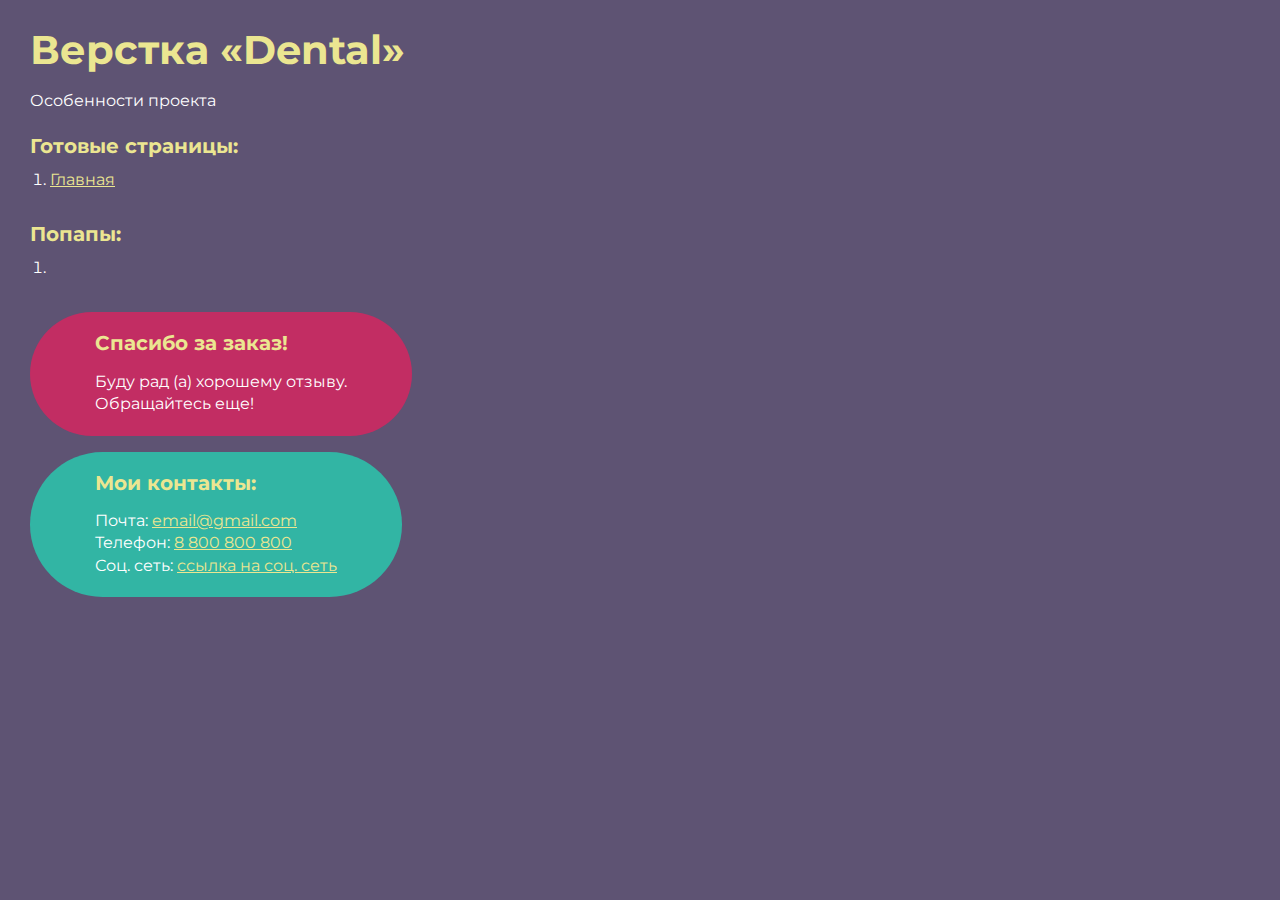
<file: home.html>
<!DOCTYPE html>
<html>

<head>
	<meta charset="UTF-8">
	<meta name="viewport" content="width=device-width, initial-scale=1.0">
	<title>Верстка «Dental»</title>
</head>

<body>
	<div class="rootpage">
		<h1>Верстка «Dental»</h1>
		<div class="rootpage__info">
			Особенности проекта
		</div>
		<h2>Готовые страницы:</h2>
		<ol class="rootpage__list">
			<li><a target="_blank" href="index.html">Главная</a></li>
		</ol>
		<h2>Попапы:</h2>
		<ol class="rootpage__list">
			<li><a target="_blank" href="home.html#"></a></li>
		</ol>
		<div class="rootpage__tnx">
			<h2>Спасибо за заказ!</h2>
			<p>Буду рад (а) хорошему отзыву.</p>
			<p>Обращайтесь еще!</p>
		</div>
		<div class="rootpage__contacts">
			<h2>Мои контакты:</h2>
			<p>Почта: <a href="mailto:email@gmail.com">email@gmail.com</a></p>
			<p>Телефон: <a href="tel:8800800800">8 800 800 800</a></p>
			<p>Соц. сеть: <a href="">ссылка на соц. сеть</a></p>
		</div>
	</div>
</body>
<style>
	@charset "UTF-8";
	@import url("https://fonts.googleapis.com/css?family=Montserrat:regular,700&display=swap");

	*,
	*::before,
	*::after {
		padding: 0px;
		margin: 0px;
		border: 0px;
		box-sizing: border-box;
	}

	html,
	body {
		height: 100%;
		margin: 0;
		padding: 0;
		min-width: 320px;
		width: 100%;
		color: #fff;
		background-color: #5e5373;
	}

	body {
		font-family: Montserrat;
		font-size: 100%;
		line-height: 1;
		font-size: 1rem;
	}

	a {
		text-decoration: underline;
		color: #ebe691
	}

	a:visited {
		text-decoration: underline;
		color: #aaa768;
	}

	a:hover {
		text-decoration: none;
	}

	ul li {
		list-style: none;
	}

	img {
		vertical-align: top;
	}

	.wrapper {
		width: 100%;
		min-height: 100%;
		overflow: hidden;
	}

	.rootpage {
		padding: 30px;
		display: flex;
		flex-direction: column;
		align-items: flex-start;
	}

	@media (max-width: 767px) {
		.rootpage {
			padding: 30px 15px;
		}
	}

	h1 {
		color: #ebe691;
		font-size: 2.5rem;
		margin: 0px 0px 1.25rem 0px;
	}

	@media (max-width: 767px) {
		h1 {
			font-size: 1.85rem;
			margin: 0px 0px 1.25rem 0px;
		}
	}

	h2 {
		color: #ebe691;
		font-size: 1.25rem;
		margin: 0px 0px 1rem 0px;
	}

	@media (max-width: 767px) {
		h2 {
			font-size: 1.125rem;
			margin: 0px 0px 1rem 0px;
		}
	}

	.rootpage__info {
		line-height: 140%;
		margin: 0px 0px 1.5rem 0px;
	}

	.rootpage__list {
		margin: 0px 0px 2.25rem 1.25rem;
	}

	.rootpage__list li:not(:last-child) {
		margin: 0px 0px 15px 0px;
	}

	.rootpage__contacts,
	.rootpage__tnx {
		border-radius: 200px;
		padding: 20px 65px;
		line-height: 140%;
	}

	@media (max-width: 767px) {

		.rootpage__contacts,
		.rootpage__tnx {
			border-radius: 40px;
			padding: 20px;
		}
	}

	.rootpage__contacts {
		background: #32b5a4;

	}

	.rootpage__contacts a {
		color: #ebe691;
	}

	.rootpage__tnx {
		background: #c22d63;
		margin: 0px 0px 1rem 0px;
	}
</style>

</html>
</file>
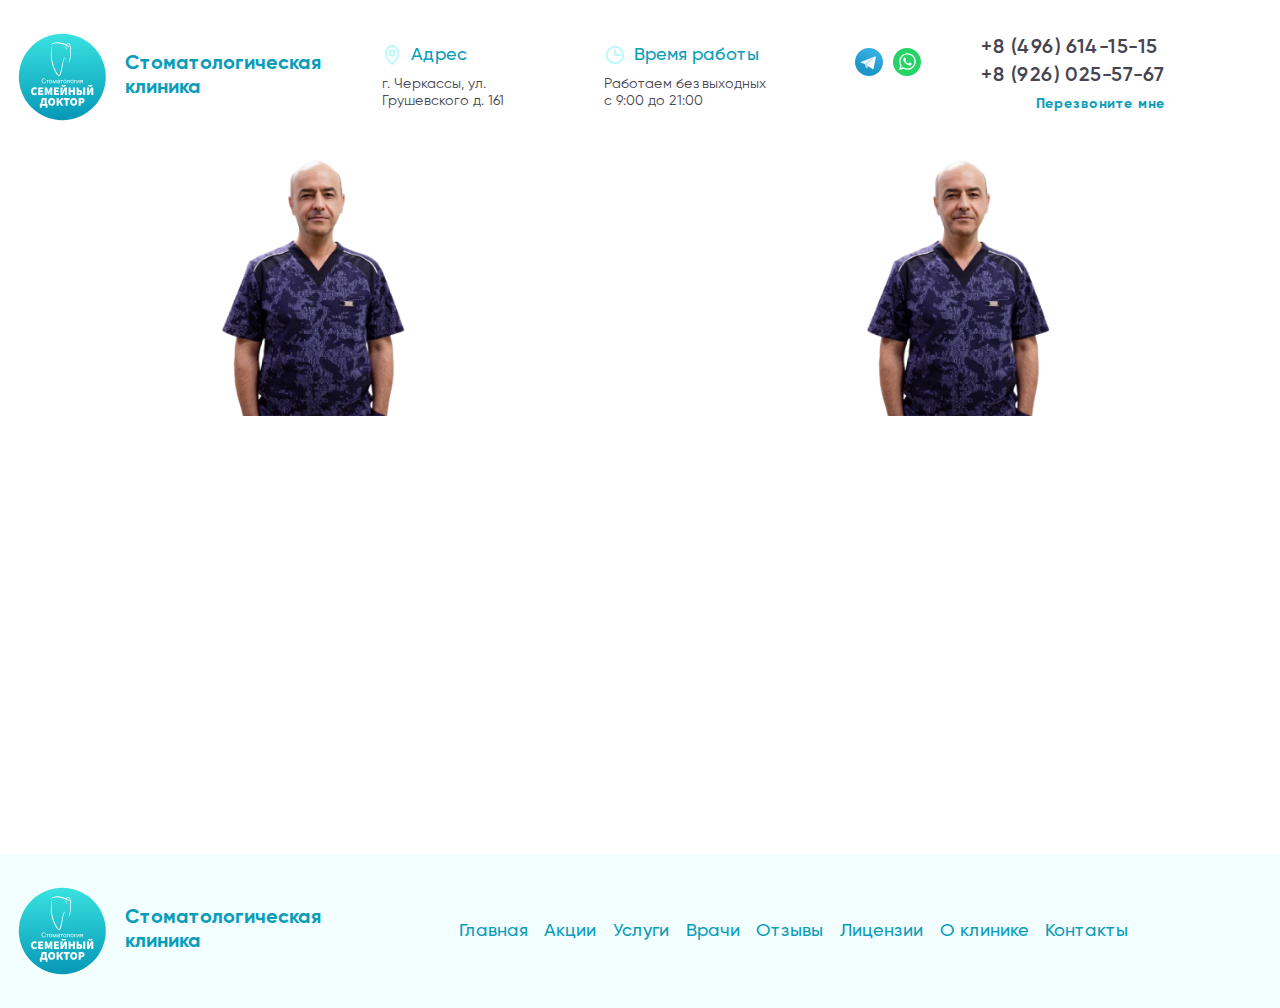
<file: therapy.html>
<!DOCTYPE html>
<html lang="ru">

<head>
	<title>Терапия</title>
	<meta charset="UTF-8">
	<meta name="format-detection" content="telephone=no">
	<!-- <style>body{opacity: 0;}</style> -->
	<link rel="stylesheet" href="css/style.min.css?_v=20220811201213">
	<link rel="shortcut icon" href="favicon.ico">
	<!-- <meta name="robots" content="noindex, nofollow"> -->
	<meta name="viewport" content="width=device-width, initial-scale=1.0">
</head>

<body>
	<div class="wrapper">
		<header class="header" data-scroll="130" data-scroll-show>
			<div class="header__container">
				<div class="header__content">
					<div class="header__item item-header item-header_1">
						<a href="" class="header__logo" data-goto="#main"><img src="img/icons/logo.svg" alt="логотип">Стоматологическая <br>
							клиника</a>
						<div class="item-header__info item-header__info-location">
							<div class="item-header__title">
								<img src="img/icons/location.svg" alt="">
								Адрес
							</div>
							<div class="item-header__text">г. Черкассы, ул. Грушевского д. 161</div>
						</div>
						<div class="item-header__info item-header__info-time">
							<div class="item-header__title">
								<img src="img/icons/Clock.svg" alt="">
								Время работы
							</div>
							<div class="item-header__text">Работаем без выходных с 9:00 до 21:00</div>
						</div>
					</div>
					<div class="header__item item-header">
						<div class="item-header__social">
							<a href="#"><img src="img/icons/telegram.svg" alt="telegram"></a>
							<a href="#"><img src="img/icons/whatsup.svg" alt="whatsup"></a>
						</div>
						<div class="item-header__phone">
							<a class="item-header__link" href="tel:84966141515">+8 (496) 614-15-15</a>
							<a class="item-header__link" href="tel:89260255767">+8 (926) 025-57-67</a>
							<a class="item-header__link" href="#"><span>Перезвоните мне</span></a>
						</div>
					</div>
					<div class="header__menu menu">
						<button type="button" class="menu__icon icon-menu"><span></span></button>
						<div class="menu__content"></div>
						<!-- <a href="" data-goto="#main" class="header__logo"><img src="img/icons/logo.svg" alt="логотип">Стоматологическая <br>
					клиника</a> -->
						<nav class="menu__body">
							<ul class="menu__list">
								<li class="menu__item"><a href="" data-goto="#main" class="menu__link">Главная</a></li>
								<li class="menu__item"><a href="" data-goto="#stock" data-goto-header class="menu__link">Акции</a></li>
								<li class="menu__item"><a href="" data-goto="#services" data-goto-header class="menu__link">Услуги</a></li>
								<li class="menu__item"><a href="" data-goto="#doctors" data-goto-header class="menu__link">Врачи</a></li>
								<li class="menu__item"><a href="" data-goto="#recall" data-goto-header class="menu__link">Отзывы</a></li>
								<li class="menu__item"><a href="" data-goto="#license" data-goto-header class="menu__link">Лицензии</a></li>
								<li class="menu__item"><a href="" data-goto="#about" data-goto-header class="menu__link">О клинике</a></li>
								<li class="menu__item"><a href="" data-goto="#contacts" data-goto-header class="menu__link">Контакты</a></li>
							</ul>
						</nav>
					</div>
				</div>
			</div>
		</header>
		<main class="page">
			<div class="test__slider swiper">
				<div class="test__wrapper swiper-wrapper">
					<div class="test__slide swiper-slide">
						<picture><source srcset="img/doctors/01-1.webp" type="image/webp"><img src="img/doctors/01-1.png" alt=""></picture>
					</div>
					<div class="test__slide swiper-slide">
						<picture><source srcset="img/doctors/01-1.webp" type="image/webp"><img src="img/doctors/01-1.png" alt=""></picture>
					</div>
					<div class="test__slide swiper-slide">
						<picture><source srcset="img/doctors/01-1.webp" type="image/webp"><img src="img/doctors/01-1.png" alt=""></picture>
					</div>
					<div class="test__slide swiper-slide">
						<picture><source srcset="img/doctors/01-1.webp" type="image/webp"><img src="img/doctors/01-1.png" alt=""></picture>
					</div>
					<div class="test__slide swiper-slide">
						<picture><source srcset="img/doctors/01-1.webp" type="image/webp"><img src="img/doctors/01-1.png" alt=""></picture>
					</div>
					<div class="test__slide swiper-slide">
						<picture><source srcset="img/doctors/01-1.webp" type="image/webp"><img src="img/doctors/01-1.png" alt=""></picture>
					</div>
					<div class="test__slide swiper-slide">
						<picture><source srcset="img/doctors/01-1.webp" type="image/webp"><img src="img/doctors/01-1.png" alt=""></picture>
					</div>
					<div class="test__slide swiper-slide">
						<picture><source srcset="img/doctors/01-1.webp" type="image/webp"><img src="img/doctors/01-1.png" alt=""></picture>
					</div>
				</div>
			</div>
		</main>
		<footer class="footer">
			<div class="footer__container">
				<div class="footer__content">
					<a href="" data-goto="#main" class="header__logo"><img src="img/icons/logo.svg" alt="логотип">Стоматологическая <br>
						клиника</a>
					<nav class="menu__body">
						<ul class="menu__list">
							<li class="menu__item"><a href="" data-goto="#main" class="menu__link">Главная</a></li>
							<li class="menu__item"><a href="" data-goto="#stock" class="menu__link">Акции</a></li>
							<li class="menu__item"><a href="" data-goto="#services" class="menu__link">Услуги</a></li>
							<li class="menu__item"><a href="" data-goto="#doctors" class="menu__link">Врачи</a></li>
							<li class="menu__item"><a href="" data-goto="#recall" class="menu__link">Отзывы</a></li>
							<li class="menu__item"><a href="" data-goto="#license" class="menu__link">Лицензии</a></li>
							<li class="menu__item"><a href="" data-goto="#about" class="menu__link">О клинике</a></li>
							<li class="menu__item"><a href="" data-goto="#contacts" class="menu__link">Контакты</a></li>
						</ul>
					</nav>
					<div class="header__menu menu">
						<button type="button" class="menu__icon icon-menu"><span></span></button>
						<div class="menu__content"></div>
						<!-- <a href="" data-goto="#main" class="header__logo"><img src="img/icons/logo.svg" alt="логотип">Стоматологическая <br>
					клиника</a> -->
						<nav class="menu__body">
							<ul class="menu__list">
								<li class="menu__item"><a href="" data-goto="#main" class="menu__link">Главная</a></li>
								<li class="menu__item"><a href="" data-goto="#stock" class="menu__link">Акции</a></li>
								<li class="menu__item"><a href="" data-goto="#services" class="menu__link">Услуги</a></li>
								<li class="menu__item"><a href="" data-goto="#doctors" class="menu__link">Врачи</a></li>
								<li class="menu__item"><a href="" data-goto="#recall" class="menu__link">Отзывы</a></li>
								<li class="menu__item"><a href="" data-goto="#license" class="menu__link">Лицензии</a></li>
								<li class="menu__item"><a href="" data-goto="#about" class="menu__link">О клинике</a></li>
								<li class="menu__item"><a href="" data-goto="#contacts" class="menu__link">Контакты</a></li>
							</ul>
						</nav>
					</div>
				</div>
			</div>
		</footer>
	</div>
	<div id="popup" aria-hidden="true" class="enrol__popup popup">
		<div class="popup__wrapper">
			<div class="popup__content">
				<!-- <button data-close type="button" class="enrol__popup-close">X</button> -->
				<div class="enrol__text">
					Напишите ваши контактные данные и наши менеджеры свяжуться с вами в ближайшее время
				</div>
				<form class="enrol__form form" action="">
					<label for="">
						<input data-validate autocomplete="off" type="text" name="form[]" data-error="Введите имя" placeholder="Имя" class="enrol__input">
					</label>
					<label for="">
						<input data-validate autocomplete="off" type="number" name="form[]" data-error="Введите номер телефона" placeholder="Телефон" class="enrol__input">
					</label>
					<button data-close type="submit" class="enrol__button button">Записаться</button>
				</form>
			</div>
		</div>
	</div>

	<div id="popup-stock" aria-hidden="true" class="stock-price__popup popup">
		<div class="popup__wrapper">
			<div class="popup__content">
				<button data-close type="button" class="stock-price__close">X</button>
				<div class="stock-price__title">
					Для участия в акции подпишитесь на нашу группу в <span>Facebook</span>
				</div>
				<div class="stock-price__links">
					<a class="stock-price__link button-2" href="https://www.facebook.com/" target="_blank">Стать
						участником</a>
				</div>
				<div class="services__footer">
					<div class="services__social">
						<div class="services__social_icons">
							<a class="services__link" href="#"><img src="img/icons/telegram.svg" alt="telegram">
							</a>
							<a class="services__link" href="#"><img src="img/icons/whatsup.svg" alt="whatsup">
							</a>
						</div>
						<div class="services__social_txt">спросить в мессенджере</div>
					</div>
				</div>
			</div>
		</div>
	</div>

	<div id="popup-price" aria-hidden="true" class="stock-price__popup popup">
		<div class="popup__wrapper">
			<div class="popup__content">
				<button data-close type="button" class="stock-price__close">X</button>
				<div class="stock-price__title price__title">
					Скачайте прайс-лист и ознакомьтесь с ценами
				</div>
				<picture><source srcset="img/icons/pdf.webp" type="image/webp"><img class="stock-price__img" src="img/icons/pdf.png" alt="иконка"></picture>
				<button class="stock-price__link price__link button-2">Скачать</button>
				<div class="services__footer">
					<div class="services__social">
						<div class="services__social_icons">
							<a class="services__link" href="#"><img src="img/icons/telegram.svg" alt="telegram">
							</a>
							<a class="services__link" href="#"><img src="img/icons/whatsup.svg" alt="whatsup">
							</a>
						</div>
						<div class="services__social_txt">спросить в мессенджере</div>
					</div>
				</div>
			</div>
		</div>
	</div>

	<div id="popup-youtube" aria-hidden="true" class="youtube__popup popup">
		<div class="popup__wrapper">
			<div class="popup__content">
				<div class="popup__youtube popup__text" data-popup-youtube-place></div>
				<button data-close type="button" class="stock-price__close">X</button>
			</div>
		</div>
	</div>


	<div id="popup-therapy" aria-hidden="true" class="therapy__popup popup">
		<div class="popup__wrapper">
			<div class="popup__content">
				<button data-close type="button" class="stock-price__close">X</button>
				<div class="quiz">
					<div class="quiz__container">
						<div class="quiz__top">
							<div class="quiz__title">Можете выбрать профильного врача, специализирующегося на</div>
							<div class="quiz__name">Терапия </div>
							<div class="quiz__choice">Выберите врача который вам подходит и кликните на его фото:</div>
						</div>
						<div class="quiz__content">
							<div class="doctors-main__slider swiper quiz-slider">
								<div class="doctors-main__wrapper swiper-wrapper">
									<div class="doctors-main__slide swiper-slide">
										<div class="slide-doctors__item item-doctors">
											<div class="item-doctors__top">
												<div class="item-doctors__title">Саидов Шамсулло Нарзуллоевич</div>
												<div class="item-doctors__subtitle">Врач-стоматолог</div>
												<div class="item-doctors__special"> Ведущий специалист</div>
											</div>
											<picture><source srcset="img/doctors/01-1.webp" type="image/webp"><img src="img/doctors/01-1.png" alt="фотография врача"></picture>
											<div class="item-doctors__about">
												<div class="item-doctors__experience">Опыт работы более 25 лет</div>
												<div class="item-doctors__info">
													<span>Действующие сертификаты:</span>
													стоматология ортопедическая;
													стоматология хирургическая<br>
													<span>Все виды высококачественного протезирования:</span> съемные,
													несъемные, безметалловые конструкции, цирконий, проте-
													зирование на имплантах, драгметаллах, вкладки, виниры, гнатология и
													хирургия
												</div>
											</div>
										</div>
									</div>
									<div class="doctors-main__slide swiper-slide">
										<div class="slide-doctors__item item-doctors">
											<div class="item-doctors__top">
												<div class="item-doctors__title">Анисимов Дмитрий Владимирович</div>
												<div class="item-doctors__subtitle">Врач-стоматолог</div>
												<div class="item-doctors__special"></div>
											</div>
											<picture><source srcset="img/doctors/02-1.webp" type="image/webp"><img src="img/doctors/02-1.png" alt="фотография врача"></picture>
											<div class="item-doctors__about">
												<div class="item-doctors__experience">Опыт работы более 5 лет</div>
												<div class="item-doctors__info">
													<span>Действующие сертификаты:</span>
													стоматология общей практики; стоматология хирургическая<br>
													<span>Направленность:</span>
													имплантация, пародонтология, удаление зубов любой сложности
												</div>
											</div>
										</div>
									</div>
									<div class="doctors-main__slide swiper-slide">
										<div class="slide-doctors__item item-doctors">
											<div class="item-doctors__top">
												<div class="item-doctors__title">Варданян Давид Араевич</div>
												<div class="item-doctors__subtitle">Врач-стоматолог</div>
												<div class="item-doctors__special"></div>
											</div>
											<picture><source srcset="img/doctors/03-1.webp" type="image/webp"><img src="img/doctors/03-1.png" alt="фотография врача"></picture>
											<div class="item-doctors__about">
												<div class="item-doctors__experience">Опыт работы более 5 лет</div>
												<div class="item-doctors__info">
													<span>Действующие сертификаты:</span>
													стоматология общей практики; стоматология хирургическая<br>
													<span>Направленность:</span>
													протезирование зубов, хирургическое удаление, терапевтическое лечение и
													отбеливание
												</div>
											</div>
										</div>
									</div>
									<div class="doctors-main__slide swiper-slide">
										<div class="slide-doctors__item item-doctors">
											<div class="item-doctors__top">
												<div class="item-doctors__title">Синельщикова Елена Дмитриевна</div>
												<div class="item-doctors__subtitle">Врач-стоматолог</div>
												<div class="item-doctors__special"></div>
											</div>
											<picture><source srcset="img/doctors/04-1.webp" type="image/webp"><img src="img/doctors/04-1.png" alt="фотография врача"></picture>
											<div class="item-doctors__about">
												<div class="item-doctors__experience">Опыт работы более 5 лет</div>
												<div class="item-doctors__info">
													<span>Действующие сертификаты:</span>
													стоматология общей практики; стоматология хирургическая<br>
													<span>Направленность:</span>
													терапевтическое лечение, эстетическая реставрация, хирургическое
													удаление зубов ,
													профессиональная гигиена и отбеливание
												</div>
											</div>
										</div>
									</div>
									<div class="doctors-main__slide swiper-slide">
										<div class="slide-doctors__item item-doctors">
											<div class="item-doctors__top">
												<div class="item-doctors__title">Соха Анастасия Юрьевна</div>
												<div class="item-doctors__subtitle">Врач-стоматолог</div>
												<div class="item-doctors__special"></div>
											</div>
											<picture><source srcset="img/doctors/05-1.webp" type="image/webp"><img src="img/doctors/05-1.png" alt="фотография врача"></picture>
											<div class="item-doctors__about">
												<div class="item-doctors__experience">Опыт работы более 10 лет</div>
												<div class="item-doctors__info">
													<span>Действующие сертификаты:</span>
													стоматология общей практики; стоматология терапевтическая; стоматология
													ортодонтическая<br>
													<span>Направленность:</span>
													терапевтическое лечение, эстетическая реставрация зубов и исправление
													прикуса любой
													сложности
												</div>
											</div>
										</div>
									</div>
									<div class="doctors-main__slide swiper-slide">
										<div class="slide-doctors__item item-doctors">
											<div class="item-doctors__top">
												<div class="item-doctors__title">Иванова Оксана Григорьевна</div>
												<div class="item-doctors__subtitle">Врач-стоматолог</div>
												<div class="item-doctors__special"></div>
											</div>
											<picture><source srcset="img/doctors/06-1.webp" type="image/webp"><img src="img/doctors/06-1.png" alt="фотография врача"></picture>
											<div class="item-doctors__about">
												<div class="item-doctors__experience">Опыт работы более 20 лет</div>
												<div class="item-doctors__info">
													<span>Действующие сертификаты:</span>
													стоматология общей практики; стоматология ортопедическая<br>
													<span>Направленность:</span>
													терапевтическое лечение, все виды протезирования, хирургическое удаление
													зубов
												</div>
											</div>
										</div>
									</div>
								</div>
								<div class="swiper-pagination"></div>
							</div>
						</div>
						<div class="quiz__bottom">
							<a class="quiz__bottom-link" href="" data-goto="#services">Хотите выбрать другую услугу?</a>
							<a class="quiz__bottom-link" href="" data-goto="#main">На главную</a>
						</div>
					</div>
				</div>
			</div>
		</div>
	</div>
	<script src="js/app.min.js?_v=20220811201213"></script>
</body>

</html>
</file>
<file: css/style.min.css>
@charset "UTF-8";@font-face{font-family:Gilroy;font-display:swap;src:url(../fonts/Gilroy-BoldItalic.woff2) format("woff2"),url(../fonts/Gilroy-BoldItalic.woff) format("woff");font-weight:400;font-style:normal}@font-face{font-family:Gilroy;font-display:swap;src:url(../fonts/Gilroy-Bold.woff2) format("woff2"),url(../fonts/Gilroy-Bold.woff) format("woff");font-weight:700;font-style:normal}@font-face{font-family:Gilroy;font-display:swap;src:url(../fonts/Gilroy-Extrabold.woff2) format("woff2"),url(../fonts/Gilroy-Extrabold.woff) format("woff");font-weight:800;font-style:normal}@font-face{font-family:Gilroy;font-display:swap;src:url(../fonts/Gilroy-Semibold.woff2) format("woff2"),url(../fonts/Gilroy-Semibold.woff) format("woff");font-weight:600;font-style:normal}@font-face{font-family:Gilroy;font-display:swap;src:url(../fonts/Gilroy-Medium.woff2) format("woff2"),url(../fonts/Gilroy-Medium.woff) format("woff");font-weight:500;font-style:normal}@font-face{font-family:Roboto;font-display:swap;src:url(../fonts/Roboto-Regular.woff2) format("woff2"),url(../fonts/Roboto-Regular.woff) format("woff");font-weight:400;font-style:normal}@font-face{font-family:icons;font-display:swap;src:url(../fonts/icons.woff2) format("woff2"),url(../fonts/icons.woff) format("woff");font-weight:400;font-style:normal}@font-face{font-family:Gilroy;font-display:swap;src:url(../fonts/Gilroy-Regular.woff2) format("woff2"),url(../fonts/Gilroy-Regular.woff) format("woff");font-weight:400;font-style:normal}@font-face{font-family:Inter;font-display:swap;src:url(../fonts/Inter-Regular.woff2) format("woff2"),url(../fonts/Inter-Regular.woff) format("woff");font-weight:400;font-style:normal}[class*=_icon-]:before{font-family:icons;font-style:normal;font-weight:400;font-variant:normal;text-transform:none;line-height:1;-webkit-font-smoothing:antialiased;-moz-osx-font-smoothing:grayscale}[class*=_icon-]:before{display:block}._icon-facebook:before{content:"\e90e"}._icon-arrow-next:before{content:"\e900";color:#099dba}._icon-arrow-prev:before{content:"\e901";color:#099dba}._icon-Calendar:before{content:"\e902"}._icon-Clock:before{content:"\e903"}._icon-Fingerprint:before{content:"\e904"}._icon-location:before{content:"\e905"}._icon-play .path1:before{content:"\e906";color:#bdf8f9}._icon-play .path2:before{content:"\e907";margin-left:-1em;color:#33d9da}._icon-play .path3:before{content:"\e908";margin-left:-1em;color:#fff}._icon-play-red .path1:before{content:"\e909";color:#fff}._icon-play-red .path2:before{content:"\e90a";margin-left:-1em;color:#fb0f0f}._icon-User:before{content:"\e90b"}._icon-vk .path1:before{content:"\e90c";color:#4c6c91}._icon-vk .path2:before{content:"\e90d";margin-left:-1em;color:#fff}._icon-whatsapp:before{content:"\ea93"}._icon-telegram:before{content:"\ea95"}*{padding:0;margin:0;border:0}*,:after,:before{-webkit-box-sizing:border-box;box-sizing:border-box}body,html{height:100%;min-width:320px}body{color:#474551;line-height:1;font-family:Gilroy;font-size:1.125rem;-ms-text-size-adjust:100%;-moz-text-size-adjust:100%;-webkit-text-size-adjust:100%;-webkit-font-smoothing:antialiased;-moz-osx-font-smoothing:grayscale}button,input,textarea{font-family:Gilroy;font-size:inherit}button{cursor:pointer;color:inherit;background-color:inherit}a{color:inherit}a:link,a:visited{text-decoration:none}a:hover{text-decoration:none}ul li{list-style:none}img{vertical-align:top}h1,h2,h3,h4,h5,h6{font-weight:inherit;font-size:inherit}.lock body{overflow:hidden;-ms-touch-action:none;touch-action:none}.wrapper{min-height:100%;display:-webkit-box;display:-ms-flexbox;display:flex;-webkit-box-orient:vertical;-webkit-box-direction:normal;-ms-flex-direction:column;flex-direction:column;overflow:hidden}.wrapper>main{-webkit-box-flex:1;-ms-flex:1 1 auto;flex:1 1 auto}.wrapper>*{min-width:0}[class*=__container]{max-width:80.625rem;-webkit-box-sizing:content-box;box-sizing:content-box;margin:0 auto;padding:0 .9375rem}body::after{content:"";background-color:rgba(0,0,0,.8);position:fixed;width:100%;height:100%;top:0;left:0;opacity:0;-webkit-transition:opacity .8s ease 0s;-o-transition:opacity .8s ease 0s;transition:opacity .8s ease 0s;pointer-events:none;z-index:149}.popup-show body::after{opacity:1}.popup{position:fixed;top:0;left:0;bottom:0;right:0;padding:30px 10px;-webkit-transition:visibility .8s ease 0s;-o-transition:visibility .8s ease 0s;transition:visibility .8s ease 0s;visibility:hidden;pointer-events:none}.popup_show{z-index:150;visibility:visible;overflow:auto;pointer-events:auto}.popup_show .popup__content{visibility:visible;-webkit-transform:scale(1);-ms-transform:scale(1);transform:scale(1)}.popup__wrapper{display:-webkit-box;display:-ms-flexbox;display:flex;-webkit-box-orient:vertical;-webkit-box-direction:normal;-ms-flex-direction:column;flex-direction:column;-webkit-box-align:center;-ms-flex-align:center;align-items:center;min-height:100%;-webkit-box-flex:1;-ms-flex:1 1 auto;flex:1 1 auto;width:100%;display:flex;-webkit-box-pack:center;-ms-flex-pack:center;justify-content:center;align-items:center}.popup__content{visibility:hidden;-webkit-transform:scale(0);-ms-transform:scale(0);transform:scale(0);-webkit-transition:-webkit-transform .3s ease 0s;transition:-webkit-transform .3s ease 0s;-o-transition:transform .3s ease 0s;transition:transform .3s ease 0s;transition:transform .3s ease 0s,-webkit-transform .3s ease 0s;background-color:#eee;padding:20px;width:100%;max-width:900px;border-radius:20px}.lock .popup__content{visibility:visible}.enrol__popup .popup__content{max-width:370px;background:#f3fefe;opacity:.9;-webkit-box-shadow:0 15px 20px rgba(0,0,0,.05);box-shadow:0 15px 20px rgba(0,0,0,.05);border-radius:20px}.enrol__text{font-weight:500;font-size:22px;line-height:120%;text-align:center;color:#474551;max-width:350px;margin-bottom:20px}.enrol__form{display:-webkit-box;display:-ms-flexbox;display:flex;-webkit-box-orient:vertical;-webkit-box-direction:normal;-ms-flex-direction:column;flex-direction:column;-webkit-box-pack:center;-ms-flex-pack:center;justify-content:center;-webkit-box-align:center;-ms-flex-align:center;align-items:center;gap:20px}.enrol__form input::-webkit-input-placeholder{font-weight:600;font-size:18px;line-height:22px;color:#bdf8f9;text-align:center}.enrol__form input::-moz-placeholder{font-weight:600;font-size:18px;line-height:22px;color:#bdf8f9;text-align:center}.enrol__form input:-ms-input-placeholder{font-weight:600;font-size:18px;line-height:22px;color:#bdf8f9;text-align:center}.enrol__form input::-ms-input-placeholder{font-weight:600;font-size:18px;line-height:22px;color:#bdf8f9;text-align:center}.enrol__form input::placeholder{font-weight:600;font-size:18px;line-height:22px;color:#bdf8f9;text-align:center}.enrol__form input:focus,.enrol__form input:hover{border-color:#099dba}.enrol__input{font-weight:600;outline:0;padding:10px;width:300px;height:40px;background:#fff;border:2px solid #bdf8f9;-webkit-box-shadow:0 15px 20px rgba(0,0,0,.05);box-shadow:0 15px 20px rgba(0,0,0,.05);border-radius:30px}.stock-price{position:relative}.stock-price__popup .popup__content{padding:60px 30px;max-width:465px}.stock-price__popup .services__footer{margin-top:30px}.stock-price__close{position:absolute;top:10px;right:10px;font-size:30px}.stock-price__title{font-weight:600;font-size:28px;line-height:140%;text-align:center;color:#099dba;margin-bottom:60px}.stock-price__title span{font-weight:900;color:#474551}.stock-price__links{text-align:center}.stock-price__links .button-2{background:url(../img/icons/facebook.svg) 13% 50% no-repeat;padding:8px 82px}.stock-price__img{display:block;margin:0 auto;margin-bottom:20px}.price__title{margin-bottom:22px}#popup-price .price__link{display:block;padding:8px 128px;margin:0 auto}.youtube__popup .popup__content{padding:90px 130px;max-width:1284px}@supports (padding-top:clamp(1.25rem ,-0.15rem + 7vw ,5.625rem)){.youtube__popup .popup__content{padding-top:clamp(1.25rem ,-.15rem + 7vw ,5.625rem)}}@supports not (padding-top:clamp(1.25rem ,-0.15rem + 7vw ,5.625rem)){.youtube__popup .popup__content{padding-top:calc(1.25rem + 4.375 * (100vw - 20rem)/ 62.5)}}@supports (padding-bottom:clamp(1.25rem ,-0.15rem + 7vw ,5.625rem)){.youtube__popup .popup__content{padding-bottom:clamp(1.25rem ,-.15rem + 7vw ,5.625rem)}}@supports not (padding-bottom:clamp(1.25rem ,-0.15rem + 7vw ,5.625rem)){.youtube__popup .popup__content{padding-bottom:calc(1.25rem + 4.375 * (100vw - 20rem)/ 62.5)}}@supports (padding-left:clamp(1.25rem ,-0.95rem + 11vw ,8.125rem)){.youtube__popup .popup__content{padding-left:clamp(1.25rem ,-.95rem + 11vw ,8.125rem)}}@supports not (padding-left:clamp(1.25rem ,-0.95rem + 11vw ,8.125rem)){.youtube__popup .popup__content{padding-left:calc(1.25rem + 6.875 * (100vw - 20rem)/ 62.5)}}@supports (padding-right:clamp(1.25rem ,-0.95rem + 11vw ,8.125rem)){.youtube__popup .popup__content{padding-right:clamp(1.25rem ,-.95rem + 11vw ,8.125rem)}}@supports not (padding-right:clamp(1.25rem ,-0.95rem + 11vw ,8.125rem)){.youtube__popup .popup__content{padding-right:calc(1.25rem + 6.875 * (100vw - 20rem)/ 62.5)}}@supports (height:clamp(12.5rem ,1.5rem + 55vw ,46.875rem)){.youtube__popup .popup__content{height:clamp(12.5rem ,1.5rem + 55vw ,46.875rem)}}@supports not (height:clamp(12.5rem ,1.5rem + 55vw ,46.875rem)){.youtube__popup .popup__content{height:calc(12.5rem + 34.375 * (100vw - 20rem)/ 62.5)}}.youtube__popup .popup__youtube{height:100%}.youtube__popup iframe{height:100%;width:100%}#popup-therapy .popup__content{max-width:100%}.quiz .quiz-slider{height:1440px}.quiz__title{font-weight:500;font-size:36px;line-height:44px;color:#099dba;margin-bottom:10px}.quiz__name{font-weight:700;font-size:36px;margin-bottom:60px}.quiz__choice{font-weight:700;font-size:24px;margin-bottom:60px}.quiz__bottom{display:-webkit-box;display:-ms-flexbox;display:flex;-webkit-box-pack:justify;-ms-flex-pack:justify;justify-content:space-between}.quiz__bottom-link{font-size:28px}.quiz .slide-doctors__item{width:630px;height:690px}.quiz .doctors-main__slide{width:630px!important}[class*=-ibg]{position:relative}[class*=-ibg] img{position:absolute;width:100%;height:100%;top:0;left:0;-o-object-fit:cover;object-fit:cover}[class*=-ibg_contain] img{-o-object-fit:contain;object-fit:contain}.button,.button-2,.button-3{-webkit-transition:all .3s ease 0s;-o-transition:all .3s ease 0s;transition:all .3s ease 0s;font-weight:600;border-radius:30px}.button{display:-webkit-inline-box;display:-ms-inline-flexbox;display:inline-flex;-webkit-box-pack:center;-ms-flex-pack:center;justify-content:center;background:#046dbf;-webkit-box-shadow:0 15px 20px rgba(0,0,0,.05);box-shadow:0 15px 20px rgba(0,0,0,.05);padding:9px 45px;color:#fff;border:2px solid #046dbf}.button-2,.button-3{display:inline-block;padding:8px 32px;background:rgba(255,255,255,.6);color:#099dba;border:2px solid #099dba;-webkit-box-shadow:0 15px 20px rgba(0,0,0,.05);box-shadow:0 15px 20px rgba(0,0,0,.05);font-size:20px}.button-3{background:#bdf8f9;-webkit-box-shadow:0 15px 20px rgba(0,0,0,.05);box-shadow:0 15px 20px rgba(0,0,0,.05)}.title{font-weight:500;line-height:120%;text-align:center;color:#474551;margin-bottom:30px;line-height:120%}@supports (font-size:clamp(1.25rem ,0.81rem + 2.2vw ,2.625rem)){.title{font-size:clamp(1.25rem ,.81rem + 2.2vw ,2.625rem)}}@supports not (font-size:clamp(1.25rem ,0.81rem + 2.2vw ,2.625rem)){.title{font-size:calc(1.25rem + 1.375 * (100vw - 20rem)/ 62.5)}}.subtitle{font-weight:600;line-height:140%;text-align:center;color:#099dba;line-height:140%;max-width:1070px;margin:0 auto}@supports (font-size:clamp(1.125rem ,0.925rem + 1vw ,1.75rem)){.subtitle{font-size:clamp(1.125rem ,.925rem + 1vw ,1.75rem)}}@supports not (font-size:clamp(1.125rem ,0.925rem + 1vw ,1.75rem)){.subtitle{font-size:calc(1.125rem + .625 * (100vw - 20rem)/ 62.5)}}.subtitle span{color:#046dbf;font-weight:800}.swiper-pagination{height:24px;display:-webkit-box;display:-ms-flexbox;display:flex;-webkit-box-pack:center;-ms-flex-pack:center;justify-content:center;-webkit-box-align:center;-ms-flex-align:center;align-items:center;gap:20px;margin-top:30px}.swiper-pagination .swiper-pagination-bullet{cursor:pointer;width:18px;height:18px;background:#bdf8f9;border-radius:50%;-webkit-transition:all .3s ease 0s;-o-transition:all .3s ease 0s;transition:all .3s ease 0s}.swiper-pagination .swiper-pagination-bullet-active{width:24px;height:24px;background:#33d9da}.slide-arrow{position:absolute;top:56%;height:40px;width:40px;border-radius:50%;background:#f3fefe;z-index:10}.slide-arrow::before{font-size:25px}.swiper-button-disabled{opacity:.5}._form-error{color:red;font-size:14px}.mfp-bg{top:0;left:0;width:100%;height:100%;z-index:502;overflow:hidden;position:fixed;background:#0b0b0b;opacity:.8}.mfp-wrap{top:0;left:0;width:100%;height:100%;z-index:503;position:fixed;outline:0!important;-webkit-backface-visibility:hidden}.mfp-container{height:100%;text-align:center;position:absolute;width:100%;height:100%;left:0;top:0;padding:0 8px;-webkit-box-sizing:border-box;box-sizing:border-box}.mfp-container:before{content:"";display:inline-block;height:100%;vertical-align:middle}.mfp-align-top .mfp-container:before{display:none}.mfp-content{position:relative;display:inline-block;vertical-align:middle;margin:0 auto;text-align:left;z-index:505}.mfp-ajax-holder .mfp-content,.mfp-inline-holder .mfp-content{width:100%;cursor:auto}.mfp-ajax-cur{cursor:progress}.mfp-zoom-out-cur,.mfp-zoom-out-cur .mfp-image-holder .mfp-close{cursor:-webkit-zoom-out;cursor:zoom-out}.mfp-zoom{cursor:pointer;cursor:-webkit-zoom-in;cursor:zoom-in}.mfp-auto-cursor .mfp-content{cursor:auto}.mfp-arrow,.mfp-close,.mfp-counter,.mfp-preloader{-webkit-user-select:none;-moz-user-select:none;-ms-user-select:none;user-select:none}.mfp-loading.mfp-figure{display:none}.mfp-hide{display:none!important}.mfp-preloader{color:#ccc;position:absolute;top:50%;width:auto;text-align:center;margin-top:-.8em;left:8px;right:8px;z-index:504}.mfp-preloader a{color:#ccc}.mfp-preloader a:hover{color:#fff}.mfp-s-ready .mfp-preloader{display:none}.mfp-s-error .mfp-content{display:none}button.mfp-arrow,button.mfp-close{overflow:visible;cursor:pointer;background:0 0;border:0;-webkit-appearance:none;display:block;padding:0;z-index:506}button::-moz-focus-inner{padding:0;border:0}.mfp-close{width:44px;height:44px;line-height:44px;position:absolute;right:0;top:0;text-decoration:none;text-align:center;opacity:.65;padding:0 0 18px 10px;color:#fff;font-style:normal;font-size:28px;font-family:Arial,Baskerville,monospace}.mfp-close:focus,.mfp-close:hover{opacity:1}.mfp-close:active{top:1px}.mfp-close-btn-in .mfp-close{color:#333}.mfp-iframe-holder .mfp-close,.mfp-image-holder .mfp-close{color:#fff;right:-6px;text-align:right;padding-right:6px;width:100%}.mfp-counter{position:absolute;top:0;right:0;color:#ccc;font-size:12px;line-height:18px}.mfp-arrow{position:absolute;top:0;opacity:.65;margin:0;top:50%;margin-top:-55px;padding:0;width:90px;height:110px;-webkit-tap-highlight-color:transparent}.mfp-arrow:active{margin-top:-54px}.mfp-arrow:focus,.mfp-arrow:hover{opacity:1}.mfp-arrow .mfp-a,.mfp-arrow .mfp-b,.mfp-arrow:after,.mfp-arrow:before{content:"";display:block;width:0;height:0;position:absolute;left:0;top:0;margin-top:35px;margin-left:35px;border:solid transparent}.mfp-arrow .mfp-a,.mfp-arrow:after{opacity:.8;border-top-width:12px;border-bottom-width:12px;top:8px}.mfp-arrow .mfp-b,.mfp-arrow:before{border-top-width:20px;border-bottom-width:20px}.mfp-arrow-left{left:0}.mfp-arrow-left .mfp-a,.mfp-arrow-left:after{border-right:12px solid #000;left:5px}.mfp-arrow-left .mfp-b,.mfp-arrow-left:before{border-right:20px solid #fff}.mfp-arrow-right{right:0}.mfp-arrow-right .mfp-a,.mfp-arrow-right:after{border-left:12px solid #000;left:3px}.mfp-arrow-right .mfp-b,.mfp-arrow-right:before{border-left:20px solid #fff}.mfp-iframe-holder{padding-top:40px;padding-bottom:40px}.mfp-iframe-holder .mfp-content{line-height:0;width:100%;max-width:900px}.mfp-iframe-scaler{width:100%;height:0;overflow:hidden;padding-top:56.25%}.mfp-iframe-scaler iframe{position:absolute;top:-3px;left:0;width:100%;height:100%;-webkit-box-shadow:0 0 8px rgba(0,0,0,.6);box-shadow:0 0 8px rgba(0,0,0,.6);background:#000}.mfp-iframe-holder .mfp-close{top:-43px}img.mfp-img{width:auto;max-width:100%;height:auto;display:block;line-height:0;-webkit-box-sizing:border-box;box-sizing:border-box;padding:40px 0 40px;margin:0 auto}.mfp-figure:after{content:"";position:absolute;left:0;top:40px;bottom:40px;display:block;right:0;width:auto;height:auto;z-index:-1;-webkit-box-shadow:0 0 8px rgba(0,0,0,.6);box-shadow:0 0 8px rgba(0,0,0,.6)}.mfp-figure{line-height:0}.mfp-bottom-bar{margin-top:-36px;position:absolute;top:100%;left:0;width:100%;cursor:auto}.mfp-title{text-align:left;line-height:18px;color:#f3f3f3;word-break:break-word;padding-right:36px}.mfp-figure small{color:#bdbdbd;display:block;font-size:12px;line-height:14px}.mfp-image-holder .mfp-content{max-width:100%}.mfp-gallery .mfp-image-holder .mfp-figure{cursor:pointer}.mfp-ie7 .mfp-img{padding:0}.mfp-ie7 .mfp-bottom-bar{width:600px;left:50%;margin-left:-300px;margin-top:5px;padding-bottom:5px}.mfp-ie7 .mfp-container{padding:0}.mfp-ie7 .mfp-content{padding-top:44px}.mfp-ie7 .mfp-close{top:0;right:0;padding-top:0}.menu .menu__body{display:none;padding:20px 0;position:absolute;top:-200%;left:0;width:100%;-webkit-transition:all .3s ease 0s;-o-transition:all .3s ease 0s;transition:all .3s ease 0s;text-align:center;background:#f3fefe;border-radius:5%;color:#099dba;font-weight:700}.menu .menu__body .services__social{margin:20px 0 0 0}.menu .menu__body .menu__item{padding:10px 0}.menu .menu__body .menu__link{-webkit-transition:all .3s ease 0s;-o-transition:all .3s ease 0s;transition:all .3s ease 0s}.menu .menu__body .menu__link:hover{font-weight:800;text-decoration:underline;letter-spacing:2px;color:#076e82}.menu-open .menu__body{display:block;-webkit-transition:all .3s ease 0s;-o-transition:all .3s ease 0s;transition:all .3s ease 0s;top:0;width:100%}.icon-menu{display:none}.header{padding:30px 0}.header__content{display:-webkit-box;display:-ms-flexbox;display:flex;-webkit-box-pack:justify;-ms-flex-pack:justify;justify-content:space-between}.header__item{display:-webkit-box;display:-ms-flexbox;display:flex;-webkit-box-align:center;-ms-flex-align:center;align-items:center;gap:60px}.header__logo{display:-webkit-box;display:-ms-flexbox;display:flex;-webkit-box-align:center;-ms-flex-align:center;align-items:center;color:#099dba;font-weight:700;line-height:120%}@supports (font-size:clamp(1.125rem ,1.085rem + 0.2vw ,1.25rem)){.header__logo{font-size:clamp(1.125rem ,1.085rem + .2vw ,1.25rem)}}@supports not (font-size:clamp(1.125rem ,1.085rem + 0.2vw ,1.25rem)){.header__logo{font-size:calc(1.125rem + .125 * (100vw - 20rem)/ 62.5)}}.header__logo img{margin-right:15px}.item-header__info{-webkit-box-flex:0;-ms-flex:0 1 162px;flex:0 1 162px}.item-header__title{font-weight:500;color:#099dba;margin-bottom:10px;display:-webkit-box;display:-ms-flexbox;display:flex;-webkit-box-align:center;-ms-flex-align:center;align-items:center}.item-header__title img{margin-right:8px}.item-header__text{font-size:14px;line-height:17px}.item-header__social{-ms-flex-item-align:baseline;align-self:baseline;margin-top:18px;display:-webkit-box;display:-ms-flexbox;display:flex;gap:10px}.item-header__social img{width:28px;height:28px}.item-header__social img:not(:last-child){margin-right:9px}.item-header__phone{font-weight:600;line-height:140%;letter-spacing:.025em;color:#474551;padding-right:10px}@supports (font-size:clamp(1.125rem ,1.085rem + 0.2vw ,1.25rem)){.item-header__phone{font-size:clamp(1.125rem ,1.085rem + .2vw ,1.25rem)}}@supports not (font-size:clamp(1.125rem ,1.085rem + 0.2vw ,1.25rem)){.item-header__phone{font-size:calc(1.125rem + .125 * (100vw - 20rem)/ 62.5)}}.item-header__link{display:-webkit-box;display:-ms-flexbox;display:flex;-webkit-box-orient:vertical;-webkit-box-direction:normal;-ms-flex-direction:column;flex-direction:column;white-space:nowrap}.item-header__link span{color:#099dba;font-weight:700;font-size:14px;text-align:right}.footer{background:#f3fefe}.footer__content{display:-webkit-box;display:-ms-flexbox;display:flex;-webkit-box-pack:justify;-ms-flex-pack:justify;justify-content:space-between;-webkit-box-align:center;-ms-flex-align:center;align-items:center;padding:30px 0}.footer .menu__list{display:-webkit-box;display:-ms-flexbox;display:flex}@supports (gap:clamp(0.9375rem ,-0.6696428571rem + 2.1428571429vw ,1.875rem)){.footer .menu__list{gap:clamp(.9375rem ,-.6696428571rem + 2.1428571429vw ,1.875rem)}}@supports not (gap:clamp(0.9375rem ,-0.6696428571rem + 2.1428571429vw ,1.875rem)){.footer .menu__list{gap:calc(.9375rem + .9375 * (100vw - 75rem)/ 43.75)}}.footer .menu__link{font-weight:500;line-height:22px;color:#099dba}.footer .menu .menu__body{bottom:-200%}.footer .menu-open .menu__body{bottom:0}@supports (padding-top:clamp(1.875rem ,1.575rem + 1.5vw ,2.8125rem)){.assistant{padding-top:clamp(1.875rem ,1.575rem + 1.5vw ,2.8125rem)}}@supports not (padding-top:clamp(1.875rem ,1.575rem + 1.5vw ,2.8125rem)){.assistant{padding-top:calc(1.875rem + .9375 * (100vw - 20rem)/ 62.5)}}@supports (padding-bottom:clamp(1.875rem ,1.575rem + 1.5vw ,2.8125rem)){.assistant{padding-bottom:clamp(1.875rem ,1.575rem + 1.5vw ,2.8125rem)}}@supports not (padding-bottom:clamp(1.875rem ,1.575rem + 1.5vw ,2.8125rem)){.assistant{padding-bottom:calc(1.875rem + .9375 * (100vw - 20rem)/ 62.5)}}.assistant__title{font-weight:700;line-height:45px;color:#099dba;margin-bottom:45px}@supports (font-size:clamp(1.25rem ,0.93rem + 1.6vw ,2.25rem)){.assistant__title{font-size:clamp(1.25rem ,.93rem + 1.6vw ,2.25rem)}}@supports not (font-size:clamp(1.25rem ,0.93rem + 1.6vw ,2.25rem)){.assistant__title{font-size:calc(1.25rem + 1 * (100vw - 20rem)/ 62.5)}}.assistant__title span{font-weight:800;color:#046dbf}.assistant__content{display:-ms-grid;display:grid;-ms-grid-columns:(1fr)[6];grid-template-columns:repeat(6,1fr);-webkit-column-gap:30px;-moz-column-gap:30px;column-gap:30px;-webkit-box-pack:center;-ms-flex-pack:center;justify-content:center}.assistant__item{height:130px;background:#f3fefe;-webkit-box-shadow:0 15px 20px rgba(0,0,0,.05);box-shadow:0 15px 20px rgba(0,0,0,.05);border-radius:20px;-webkit-transition:all .3s ease 0s;-o-transition:all .3s ease 0s;transition:all .3s ease 0s}.assistant__link{display:-webkit-box;display:-ms-flexbox;display:flex;-webkit-box-align:center;-ms-flex-align:center;align-items:center;-webkit-box-orient:vertical;-webkit-box-direction:normal;-ms-flex-direction:column;flex-direction:column;-webkit-transition:all .3s ease 0s;-o-transition:all .3s ease 0s;transition:all .3s ease 0s;padding:10px 0;cursor:pointer}.assistant__name{text-align:center;font-weight:600;font-size:24px;color:#099dba;margin-top:10px;line-height:140%;-webkit-transition:color .3s ease 0s;-o-transition:color .3s ease 0s;transition:color .3s ease 0s}.assistant__image{background:#bdf8f9;-webkit-box-shadow:0 15px 20px rgba(0,0,0,.05);box-shadow:0 15px 20px rgba(0,0,0,.05);width:124px;height:124px;border-radius:50%;-webkit-transition:all .3s ease 0s;-o-transition:all .3s ease 0s;transition:all .3s ease 0s;position:relative}.assistant__image img{position:absolute;max-width:100%;top:21%;left:0;right:0;margin:auto;height:103px}@supports (padding-top:clamp(1.875rem ,1.575rem + 1.5vw ,2.8125rem)){.recall{padding-top:clamp(1.875rem ,1.575rem + 1.5vw ,2.8125rem)}}@supports not (padding-top:clamp(1.875rem ,1.575rem + 1.5vw ,2.8125rem)){.recall{padding-top:calc(1.875rem + .9375 * (100vw - 20rem)/ 62.5)}}@supports (padding-bottom:clamp(1.875rem ,1.575rem + 1.5vw ,2.8125rem)){.recall{padding-bottom:clamp(1.875rem ,1.575rem + 1.5vw ,2.8125rem)}}@supports not (padding-bottom:clamp(1.875rem ,1.575rem + 1.5vw ,2.8125rem)){.recall{padding-bottom:calc(1.875rem + .9375 * (100vw - 20rem)/ 62.5)}}.recall__container{position:relative}.recall__subtitle{margin-bottom:30px}.recall__item{max-width:630px;height:300px;padding:41px 30px 20px 30px;background:#f3fefe;-webkit-box-shadow:0 15px 20px rgba(0,0,0,.05);box-shadow:0 15px 20px rgba(0,0,0,.05);border-radius:20px;display:-webkit-box;display:-ms-flexbox;display:flex;-webkit-box-orient:vertical;-webkit-box-direction:normal;-ms-flex-direction:column;flex-direction:column}.recall__item-top{display:-webkit-box;display:-ms-flexbox;display:flex;gap:30px;-webkit-box-flex:1;-ms-flex:1 1 auto;flex:1 1 auto}.recall__img{display:-webkit-box;display:-ms-flexbox;display:flex;-webkit-box-pack:center;-ms-flex-pack:center;justify-content:center;-webkit-box-align:center;-ms-flex-align:center;align-items:center}.recall__name{font-weight:500;font-size:24px;line-height:29px;margin-bottom:20px}.recall__text{line-height:140%}.recall__date{font-size:16px;text-align:right;margin-right:auto}.recall__link{margin-left:auto;text-align:right}.recall__link a{display:-webkit-inline-box;display:-ms-inline-flexbox;display:inline-flex;-webkit-box-pack:center;-ms-flex-pack:center;justify-content:center;-webkit-box-align:center;-ms-flex-align:center;align-items:center;gap:10px}.recall .slide-arrow{top:55%;background:#bdf8f9}.recall .swiper-button-prev{left:-1%}.recall .swiper-button-next{right:-1%}@supports (padding-top:clamp(1.875rem ,1.575rem + 1.5vw ,2.8125rem)){.license{padding-top:clamp(1.875rem ,1.575rem + 1.5vw ,2.8125rem)}}@supports not (padding-top:clamp(1.875rem ,1.575rem + 1.5vw ,2.8125rem)){.license{padding-top:calc(1.875rem + .9375 * (100vw - 20rem)/ 62.5)}}@supports (padding-bottom:clamp(1.875rem ,1.575rem + 1.5vw ,2.8125rem)){.license{padding-bottom:clamp(1.875rem ,1.575rem + 1.5vw ,2.8125rem)}}@supports not (padding-bottom:clamp(1.875rem ,1.575rem + 1.5vw ,2.8125rem)){.license{padding-bottom:calc(1.875rem + .9375 * (100vw - 20rem)/ 62.5)}}.license__subtitle{margin-bottom:30px}.license__slider{position:relative}.license__image{width:300px;margin:0 auto;text-align:center}.license__image img{max-width:100%}.license .slide-arrow{top:36%}.license .swiper-button-next{right:0}.license .swiper-pagination-bullets{margin:0}@supports (padding-top:clamp(1.875rem ,1.575rem + 1.5vw ,2.8125rem)){.about{padding-top:clamp(1.875rem ,1.575rem + 1.5vw ,2.8125rem)}}@supports not (padding-top:clamp(1.875rem ,1.575rem + 1.5vw ,2.8125rem)){.about{padding-top:calc(1.875rem + .9375 * (100vw - 20rem)/ 62.5)}}@supports (padding-bottom:clamp(1.875rem ,1.575rem + 1.5vw ,2.8125rem)){.about{padding-bottom:clamp(1.875rem ,1.575rem + 1.5vw ,2.8125rem)}}@supports not (padding-bottom:clamp(1.875rem ,1.575rem + 1.5vw ,2.8125rem)){.about{padding-bottom:calc(1.875rem + .9375 * (100vw - 20rem)/ 62.5)}}.about__subtitle{margin-bottom:30px}.about__top{display:-webkit-box;display:-ms-flexbox;display:flex;gap:30px;margin-bottom:60px}.about__top-text{max-width:631px}.about__top-bg img{max-width:100%}.about__text{font-weight:600;line-height:140%;margin-bottom:40px}@supports (font-size:clamp(1.125rem ,1.045rem + 0.4vw ,1.375rem)){.about__text{font-size:clamp(1.125rem ,1.045rem + .4vw ,1.375rem)}}@supports not (font-size:clamp(1.125rem ,1.045rem + 0.4vw ,1.375rem)){.about__text{font-size:calc(1.125rem + .25 * (100vw - 20rem)/ 62.5)}}.no-webp .about__item{background:url(../img/icons/verify.png) 25px 0 no-repeat}.about__item{line-height:22px;padding:0 0 0 80px;color:#000}.about__item:not(:last-child){margin-bottom:40px}.about__slider{position:relative}.about__image{text-align:center}.about__image img{max-width:100%}.about .slide-arrow{top:32%}.about .swiper-button-next{right:0}.about .swiper-pagination-bullets{margin:0}.no-webp .enrol{background:url(../img/bg-1.jpg) left 0/cover no-repeat}.enrol{padding:26px 0}.enrol__content{max-width:520px;background:#f3fefe;-webkit-box-shadow:0 15px 20px rgba(0,0,0,.05);box-shadow:0 15px 20px rgba(0,0,0,.05);border-radius:20px;margin:0 0 0 auto;padding:30px 55px 25px}.enrol__title{font-weight:700;font-size:28px;line-height:120%;text-align:center;color:#046dbf;margin-bottom:20px}.enrol__subtitle{font-weight:500;font-size:24px;line-height:29px;text-align:center;color:#099dba;margin-bottom:30px}.no-webp .contacts{background:url(../img/bg-2.jpg) 0 0/cover no-repeat}.contacts{padding:30px 0}.contacts__content{background:#099dba;opacity:.8;-webkit-box-shadow:0 15px 20px rgba(0,0,0,.05);box-shadow:0 15px 20px rgba(0,0,0,.05);border-radius:20px;padding:30px 0 25px 60px;color:#fff;max-width:538px}.contacts__title{color:#fff;text-align:left}.contacts__adress{font-weight:500;font-size:24px;line-height:29px;margin-bottom:15px}.contacts__link{display:inline-block;color:#046dbf;font-weight:700;padding-right:30px;background:url(../img/icons/loc.svg) right 0/contain no-repeat;margin-bottom:15px}.contacts__schedule{font-weight:500;line-height:22px;margin-bottom:30px}.contacts__schedule span{font-weight:400;font-size:14px;display:block}.contacts__phones-list{font-weight:600;font-size:24px;line-height:140%;margin-bottom:20px}.contacts__link-social{display:-webkit-box;display:-ms-flexbox;display:flex;-webkit-box-align:center;-ms-flex-align:center;align-items:center;gap:30px;font-weight:600}.contacts__link-social img{width:28px}.contacts .services__social{-webkit-box-pack:start;-ms-flex-pack:start;justify-content:start;margin-bottom:22px}.test__slider{height:700px}.test__slide{text-align:center}.test__slide img{width:200px}.test__slider .swiper-slide{height:calc((100% - 10px)/ 2);overflow:hidden}.no-webp .main{background:url(../img/main/main-bg.jpg) right 0 no-repeat}@supports (padding-bottom:clamp(1.875rem ,1.275rem + 3vw ,3.75rem)){.main{padding-bottom:clamp(1.875rem ,1.275rem + 3vw ,3.75rem)}}@supports not (padding-bottom:clamp(1.875rem ,1.275rem + 3vw ,3.75rem)){.main{padding-bottom:calc(1.875rem + 1.875 * (100vw - 20rem)/ 62.5)}}.main__title{font-weight:700;line-height:120%;color:#474551;margin-bottom:30px;max-width:926px}@supports (font-size:clamp(2.25rem ,-2.5067567568rem + 7.4324324324vw ,3.625rem)){.main__title{font-size:clamp(2.25rem ,-2.5067567568rem + 7.4324324324vw ,3.625rem)}}@supports not (font-size:clamp(2.25rem ,-2.5067567568rem + 7.4324324324vw ,3.625rem)){.main__title{font-size:calc(2.25rem + 1.375 * (100vw - 64rem)/ 18.5)}}@supports (padding-top:clamp(1.25rem ,-0.19rem + 7.2vw ,5.75rem)){.main__title{padding-top:clamp(1.25rem ,-.19rem + 7.2vw ,5.75rem)}}@supports not (padding-top:clamp(1.25rem ,-0.19rem + 7.2vw ,5.75rem)){.main__title{padding-top:calc(1.25rem + 4.5 * (100vw - 20rem)/ 62.5)}}.main__subtitle{font-weight:600;line-height:140%;color:#099dba;max-width:630px;margin-bottom:60px}@supports (font-size:clamp(1rem ,0.76rem + 1.2vw ,1.75rem)){.main__subtitle{font-size:clamp(1rem ,.76rem + 1.2vw ,1.75rem)}}@supports not (font-size:clamp(1rem ,0.76rem + 1.2vw ,1.75rem)){.main__subtitle{font-size:calc(1rem + .75 * (100vw - 20rem)/ 62.5)}}.main__text{max-width:455px;margin-bottom:60px;line-height:140%}@supports (font-size:clamp(1rem ,0.84rem + 0.8vw ,1.5rem)){.main__text{font-size:clamp(1rem ,.84rem + .8vw ,1.5rem)}}@supports not (font-size:clamp(1rem ,0.84rem + 0.8vw ,1.5rem)){.main__text{font-size:calc(1rem + .5 * (100vw - 20rem)/ 62.5)}}.main__text span{color:#099dba;font-weight:500}.main__link{margin-bottom:80px}.main__info{display:-webkit-box;display:-ms-flexbox;display:flex;-ms-flex-pack:distribute;justify-content:space-around;-ms-flex-wrap:wrap;flex-wrap:wrap}.item-main{background:#f3fefe;-webkit-box-shadow:0 15px 20px rgba(0,0,0,.05);box-shadow:0 15px 20px rgba(0,0,0,.05);border-radius:20px;width:410px;display:-webkit-box;display:-ms-flexbox;display:flex;-webkit-box-align:center;-ms-flex-align:center;align-items:center;padding:20px 25px 36px 20px;gap:30px}.item-main__info{gap:30px}.item-main__title{font-weight:600;color:#099dba;margin-bottom:10px}@supports (font-size:clamp(1.125rem ,1.005rem + 0.6vw ,1.5rem)){.item-main__title{font-size:clamp(1.125rem ,1.005rem + .6vw ,1.5rem)}}@supports not (font-size:clamp(1.125rem ,1.005rem + 0.6vw ,1.5rem)){.item-main__title{font-size:calc(1.125rem + .375 * (100vw - 20rem)/ 62.5)}}.item-main__text{line-height:140%;color:#000}@supports (padding-top:clamp(1.875rem ,1.275rem + 3vw ,3.75rem)){.consultation{padding-top:clamp(1.875rem ,1.275rem + 3vw ,3.75rem)}}@supports not (padding-top:clamp(1.875rem ,1.275rem + 3vw ,3.75rem)){.consultation{padding-top:calc(1.875rem + 1.875 * (100vw - 20rem)/ 62.5)}}@supports (padding-bottom:clamp(1.875rem ,1.575rem + 1.5vw ,2.8125rem)){.consultation{padding-bottom:clamp(1.875rem ,1.575rem + 1.5vw ,2.8125rem)}}@supports not (padding-bottom:clamp(1.875rem ,1.575rem + 1.5vw ,2.8125rem)){.consultation{padding-bottom:calc(1.875rem + .9375 * (100vw - 20rem)/ 62.5)}}@supports (margin-bottom:clamp(1.875rem ,1.275rem + 3vw ,3.75rem)){.consultation__subtitle{margin-bottom:clamp(1.875rem ,1.275rem + 3vw ,3.75rem)}}@supports not (margin-bottom:clamp(1.875rem ,1.275rem + 3vw ,3.75rem)){.consultation__subtitle{margin-bottom:calc(1.875rem + 1.875 * (100vw - 20rem)/ 62.5)}}.consultation__content{display:-webkit-box;display:-ms-flexbox;display:flex;-webkit-box-pack:justify;-ms-flex-pack:justify;justify-content:space-between;padding-bottom:40px}.consultation__item{width:410px;padding:0 5px}.consultation__image{margin:0 auto 30px auto}.consultation__image img{max-width:100%}.consultation__enrol{text-align:center}.consultation__link{padding:15px 136px}.item-consultation{text-align:center}.item-consultation__title{font-weight:600;line-height:29px;margin-bottom:20px}@supports (font-size:clamp(1.125rem ,0.875rem + 0.5208333333vw ,1.5rem)){.item-consultation__title{font-size:clamp(1.125rem ,.875rem + .5208333333vw ,1.5rem)}}@supports not (font-size:clamp(1.125rem ,0.875rem + 0.5208333333vw ,1.5rem)){.item-consultation__title{font-size:calc(1.125rem + .375 * (100vw - 48rem)/ 72)}}.item-consultation__text{line-height:22px}.stock{position:relative}@supports (padding-top:clamp(1.875rem ,1.575rem + 1.5vw ,2.8125rem)){.stock{padding-top:clamp(1.875rem ,1.575rem + 1.5vw ,2.8125rem)}}@supports not (padding-top:clamp(1.875rem ,1.575rem + 1.5vw ,2.8125rem)){.stock{padding-top:calc(1.875rem + .9375 * (100vw - 20rem)/ 62.5)}}@supports (padding-bottom:clamp(1.875rem ,1.575rem + 1.5vw ,2.8125rem)){.stock{padding-bottom:clamp(1.875rem ,1.575rem + 1.5vw ,2.8125rem)}}@supports not (padding-bottom:clamp(1.875rem ,1.575rem + 1.5vw ,2.8125rem)){.stock{padding-bottom:calc(1.875rem + .9375 * (100vw - 20rem)/ 62.5)}}.stock__subtitle{margin-bottom:30px}.stock__image{position:relative}.stock__image img{max-width:100%}.stock__link{position:absolute;bottom:20px;max-width:182px;max-height:40px;margin:auto;left:0;right:0}.stock .slide-arrow{top:56%}.stock .swiper-button-prev{left:4%}.stock .swiper-button-next{right:4%}.services{padding-bottom:30px}@supports (padding-top:clamp(1.875rem ,1.575rem + 1.5vw ,2.8125rem)){.services{padding-top:clamp(1.875rem ,1.575rem + 1.5vw ,2.8125rem)}}@supports not (padding-top:clamp(1.875rem ,1.575rem + 1.5vw ,2.8125rem)){.services{padding-top:calc(1.875rem + .9375 * (100vw - 20rem)/ 62.5)}}.services__item_title{text-align:left;margin:0 0 9px 0}@supports (margin-bottom:clamp(1.875rem ,1.275rem + 3vw ,3.75rem)){.services__subtitle{margin-bottom:clamp(1.875rem ,1.275rem + 3vw ,3.75rem)}}@supports not (margin-bottom:clamp(1.875rem ,1.275rem + 3vw ,3.75rem)){.services__subtitle{margin-bottom:calc(1.875rem + 1.875 * (100vw - 20rem)/ 62.5)}}.services__content{display:-ms-grid;display:grid;-ms-grid-columns:(630px)[2];grid-template-columns:repeat(2,630px);-ms-grid-rows:560px;grid-template-rows:560px;gap:30px}.services__item{display:-webkit-box;display:-ms-flexbox;display:flex;-webkit-box-orient:vertical;-webkit-box-direction:normal;-ms-flex-direction:column;flex-direction:column;padding:60px 5px 40px 30px;background:#f3fefe;-webkit-box-shadow:0 15px 20px rgba(0,0,0,.05);box-shadow:0 15px 20px rgba(0,0,0,.05);border-radius:20px;text-align:left}.services__top{display:-webkit-box;display:-ms-flexbox;display:flex;-webkit-box-flex:1;-ms-flex:1 1 auto;flex:1 1 auto}.services__top_txt{-webkit-box-flex:0;-ms-flex:0 1 370px;flex:0 1 370px}.services__text{line-height:140%;margin-bottom:50px}.services__list{font-weight:600;line-height:140%}@supports (font-size:clamp(1rem ,0.88rem + 0.6vw ,1.375rem)){.services__list{font-size:clamp(1rem ,.88rem + .6vw ,1.375rem)}}@supports not (font-size:clamp(1rem ,0.88rem + 0.6vw ,1.375rem)){.services__list{font-size:calc(1rem + .375 * (100vw - 20rem)/ 62.5)}}.services__list li{margin:0 0 0 20px}.services ul li{list-style:disc outside}.services__top_img{width:253px;height:385px}.services__top_img-ibg_contain img{top:-25px}.services__social{display:-webkit-box;display:-ms-flexbox;display:flex;-webkit-box-pack:center;-ms-flex-pack:center;justify-content:center;-webkit-box-align:center;-ms-flex-align:center;align-items:center;gap:30px;margin:10px 0 30px 0}.services__social_icons img{width:28px;height:28px}.services__link:not(:last-child){margin-right:9px}.services__bottom{text-align:center}.services__btn:not(:last-child){margin-right:30px}.top-info__title{text-align:left;margin-bottom:60px}.top-info__tipy{line-height:22px;color:#099dba;margin-bottom:8px}.no-webp .top-info__image{background:url(../img/info/bg-play.jpg) 0 0/contain no-repeat}.top-info__image{width:550px;height:305px;display:-webkit-box;display:-ms-flexbox;display:flex;-webkit-box-pack:center;-ms-flex-pack:center;justify-content:center;-webkit-box-align:center;-ms-flex-align:center;align-items:center;margin-bottom:30px}.top-info__image svg{width:110px}.top-info__image svg circle{fill:#fff}.top-info__text{font-weight:500;font-size:22px;line-height:140%}.top-info__text ul li{list-style:disc outside}.top-info__list li:not(:last-child){margin-bottom:15px}.info__top{padding:60px 65px 25px 80px;background:#f3fefe;-webkit-box-shadow:0 15px 20px rgba(0,0,0,.05);box-shadow:0 15px 20px rgba(0,0,0,.05);border-radius:20px;display:-webkit-box;display:-ms-flexbox;display:flex;gap:30px}.no-webp .info__content{background:url(../img/info/bg.jpg) 0 0 no-repeat}.info__content{padding:60px 110px 80px 0}.info__item_1{margin-left:80px}.info__item_2{margin-left:190px}.info__item_3{margin-left:300px}.info__item_4{margin-left:auto}.info .button-2{padding:6px 39px}.info .button{padding:7px 28px}.item-info{display:-webkit-box;display:-ms-flexbox;display:flex;gap:30px;background:#bdf8f9;border-radius:20px;padding:10px 20px;max-width:770px;margin-bottom:30px}.item-info__num{-webkit-box-flex:1;-ms-flex:1 0 auto;flex:1 0 auto;font-style:italic;font-weight:700;font-size:68px;color:#046dbf;width:100px;height:100px;background-color:#fff;display:-webkit-box;display:-ms-flexbox;display:flex;-webkit-box-pack:center;-ms-flex-pack:center;justify-content:center;-webkit-box-align:center;-ms-flex-align:center;align-items:center;border-radius:50%}.item-info__text{font-weight:500;font-size:20px;line-height:140%}@supports (padding-top:clamp(1.875rem ,1.575rem + 1.5vw ,2.8125rem)){.doctors{padding-top:clamp(1.875rem ,1.575rem + 1.5vw ,2.8125rem)}}@supports not (padding-top:clamp(1.875rem ,1.575rem + 1.5vw ,2.8125rem)){.doctors{padding-top:calc(1.875rem + .9375 * (100vw - 20rem)/ 62.5)}}@supports (padding-bottom:clamp(1.875rem ,1.575rem + 1.5vw ,2.8125rem)){.doctors{padding-bottom:clamp(1.875rem ,1.575rem + 1.5vw ,2.8125rem)}}@supports not (padding-bottom:clamp(1.875rem ,1.575rem + 1.5vw ,2.8125rem)){.doctors{padding-bottom:calc(1.875rem + .9375 * (100vw - 20rem)/ 62.5)}}.doctors__subtitle{margin-bottom:14px}.doctors__slider{padding-bottom:40px}.doctors .slide-arrow{top:32%}.doctors .swiper-button-next{right:0}.doctors .services__bottom{position:absolute;left:37%;bottom:0}.doctors .services__social{-webkit-box-pack:end;-ms-flex-pack:end;justify-content:flex-end;margin-right:280px}.slide-doctors{display:-webkit-box;display:-ms-flexbox;display:flex;gap:30px;padding-top:35px}.slide-doctors__thumbs{-webkit-box-flex:1;-ms-flex:1 0 630px;flex:1 0 630px}.slide-doctors__thumb-item{cursor:pointer;background:#f3fefe;border-radius:20px;-webkit-box-shadow:0 15px 20px rgba(0,0,0,.05);box-shadow:0 15px 20px rgba(0,0,0,.05);-webkit-transition:all .3s ease 0s;-o-transition:all .3s ease 0s;transition:all .3s ease 0s}.thumb-item{display:-webkit-box;display:-ms-flexbox;display:flex;-webkit-box-align:center;-ms-flex-align:center;align-items:center}.thumb-item__image{width:190px;height:100px;position:relative}.thumb-item__image img{position:absolute;top:-16px;left:10px;max-width:100%}.thumb-item__info{padding:0 5px 0 0;display:inline-block}.thumb-item__title{font-weight:500;font-size:24px;line-height:23px;margin-bottom:7px}.thumb-item__subtitle{font-weight:700;font-size:22px;color:#099dba;line-height:90%}.thumb-item__subtitle span{color:#474551;font-weight:400;font-size:18px;margin-left:18px}.item-doctors{-webkit-box-shadow:0 15px 20px rgba(0,0,0,.05);box-shadow:0 15px 20px rgba(0,0,0,.05);border-radius:20px;padding:40px 0 10px 0;position:relative;height:690px;display:-webkit-box;display:-ms-flexbox;display:flex;-webkit-box-orient:vertical;-webkit-box-direction:normal;-ms-flex-direction:column;flex-direction:column;-webkit-box-pack:justify;-ms-flex-pack:justify;justify-content:space-between}.item-doctors__top{padding-left:30px}.item-doctors__title{font-weight:500;line-height:33px;margin-bottom:10px}@supports (font-size:clamp(1.125rem ,0.925rem + 1vw ,1.75rem)){.item-doctors__title{font-size:clamp(1.125rem ,.925rem + 1vw ,1.75rem)}}@supports not (font-size:clamp(1.125rem ,0.925rem + 1vw ,1.75rem)){.item-doctors__title{font-size:calc(1.125rem + .625 * (100vw - 20rem)/ 62.5)}}.item-doctors__subtitle{font-weight:700;line-height:140%;color:#099dba;margin-bottom:8px}@supports (font-size:clamp(1rem ,0.88rem + 0.6vw ,1.375rem)){.item-doctors__subtitle{font-size:clamp(1rem ,.88rem + .6vw ,1.375rem)}}@supports not (font-size:clamp(1rem ,0.88rem + 0.6vw ,1.375rem)){.item-doctors__subtitle{font-size:calc(1rem + .375 * (100vw - 20rem)/ 62.5)}}.item-doctors__special{font-weight:500}.item-doctors__image{text-align:right}.item-doctors img{position:absolute;top:70px;right:0;max-width:100%;z-index:-1}.item-doctors__about{background:rgba(243,254,254,.8);-webkit-backdrop-filter:blur(2px);backdrop-filter:blur(2px);border-radius:20px;padding:16px 10px 12px 14px;width:320px;line-height:140%;margin-left:16px}.item-doctors__experience{font-size:20px;color:#099dba;margin-bottom:10px}.item-doctors__info span{font-weight:600}.doctors__sliders{display:-webkit-box;display:-ms-flexbox;display:flex;gap:30px}.doctors .doctors-main__slider{width:630px;position:relative}.doctors__slider{height:760px}.doctors .thumb-item{width:630px;height:100px}.doctors .swiper-slide-thumb-active .slide-doctors__thumb-item{background:#bdf8f9}.swiper{overflow:hidden}.swiper-wrapper{width:100%;height:100%;-webkit-box-sizing:content-box;box-sizing:content-box;display:-webkit-box;display:-ms-flexbox;display:flex;position:relative}.swiper-vertical .swiper-wrapper{-webkit-box-orient:vertical;-webkit-box-direction:normal;-ms-flex-direction:column;flex-direction:column}.swiper-autoheight .swiper-wrapper{-webkit-box-align:start;-ms-flex-align:start;align-items:flex-start}.swiper-initialized .swiper-slide{-ms-flex-negative:0;flex-shrink:0}.swiper-android .swiper-slide,.swiper-android .swiper-wrapper{-webkit-transform:translate3d(0,0,0);transform:translate3d(0,0,0)}.swiper-button-lock{display:none!important}@media (max-width:75em){.enrol{background-position:center}.info__top{padding:30px 0 25px 0}.thumb-item__image{-webkit-box-flex:0;-ms-flex:0 0 auto;flex:0 0 auto}.thumb-item__subtitle{font-size:16px}}@media (max-width:1090px){.header__item{gap:15px}}@media (max-width:1024px){.icon-menu{display:block;position:relative;width:60px;height:60px;background:#fff;-webkit-box-shadow:0 15px 20px rgba(0,0,0,.05);box-shadow:0 15px 20px rgba(0,0,0,.05);border-radius:20px;cursor:pointer;z-index:5}.icon-menu span,.icon-menu::after,.icon-menu::before{content:"";-webkit-transition:all .3s ease 0s;-o-transition:all .3s ease 0s;transition:all .3s ease 0s;left:10px;position:absolute;height:.375rem;background-color:#099dba;border-radius:20px;width:40px}.icon-menu::before{top:15px}.icon-menu::after{bottom:15px;width:33px}.icon-menu span{top:27px}.menu-open .icon-menu span{width:0}.menu-open .icon-menu::before{top:calc(50% - .0625rem);-webkit-transform:rotate(-45deg);-ms-transform:rotate(-45deg);transform:rotate(-45deg)}.menu-open .icon-menu::after{bottom:calc(50% - .0625rem);-webkit-transform:rotate(45deg);-ms-transform:rotate(45deg);transform:rotate(45deg);width:40px}.header__logo img{width:70px}.item-header__social{-webkit-box-orient:vertical;-webkit-box-direction:normal;-ms-flex-direction:column;flex-direction:column;margin:0 15px 0 0}}@media (max-width:64em){.header{position:absolute;width:100%;background-color:#fff;z-index:100}.header._header-scroll{position:fixed;width:100%;top:-200%;padding:10px 0}.header._header-show{-webkit-transition:all .3s ease 0s;-o-transition:all .3s ease 0s;transition:all .3s ease 0s;top:0}.footer .menu__body{display:none}.assistant__title{line-height:35px}.assistant__name{font-size:20px}.recall__item{max-width:100%;padding:20px 15px 10px 15px}.recall__text{line-height:120%}.about__top{gap:15px}.about__top-bg{-webkit-box-flex:1;-ms-flex:1 0 auto;flex:1 0 auto;width:358px}.about__text{margin-bottom:20px}.about__item{background-image:none;padding:0}.about__item:not(:last-child){margin-bottom:20px}.no-webp .enrol{background:url(../img/bg-1-1024.jpg) left 0/cover no-repeat}.enrol__content{max-width:482px}.no-webp .main{background-image:url(../img/main/main-bg-1024.jpg)}.main{padding-top:130px;background-position:right 130px}.main__title{max-width:628px}.main__subtitle{margin-bottom:30px}.main__text{display:inline-block;margin:0}.top-info__title{margin-bottom:30px}.top-info__image{background-position:50% 50%;width:100%}.info__top{-webkit-box-orient:vertical;-webkit-box-direction:normal;-ms-flex-direction:column;flex-direction:column;-webkit-box-align:center;-ms-flex-align:center;align-items:center;gap:60px}.info__content{padding-right:0;padding-top:30px}.info__items{padding:0 10px}.item-info__text{font-size:18px}.item-info{margin:0 auto 30px auto;gap:15px}.doctors .services__social{margin:20px 0 0 0}.item-doctors{padding-bottom:0}.item-doctors__top{padding-left:20px}.item-doctors img{width:250px;height:320px;top:140px;left:0;margin:auto}.item-doctors__about{width:100%;padding:20px 28px 20px 28px}.item-doctors__info span{display:block}.doctors__sliders{gap:20px}.doctors .doctors-main__slider{-webkit-box-flex:1;-ms-flex:1 0 auto;flex:1 0 auto;width:422px}.doctors .thumb-item{width:540px}}@media (max-width:60em){.item-header__info{-webkit-box-flex:1;-ms-flex:1 1 auto;flex:1 1 auto}.item-header__info-time{display:none}.item-header__phone{display:none}.item-header_1{-webkit-box-flex:1;-ms-flex:1 1 auto;flex:1 1 auto}}@media screen and (max-width:800px) and (orientation:landscape),screen and (max-height:300px){.mfp-img-mobile .mfp-image-holder{padding-left:0;padding-right:0}.mfp-img-mobile img.mfp-img{padding:0}.mfp-img-mobile .mfp-figure:after{top:0;bottom:0}.mfp-img-mobile .mfp-bottom-bar{background:rgba(0,0,0,.6);bottom:0;margin:0;top:auto;padding:3px 5px;position:fixed;-webkit-box-sizing:border-box;box-sizing:border-box}.mfp-img-mobile .mfp-bottom-bar:empty{padding:0}.mfp-img-mobile .mfp-counter{right:5px;top:3px}.mfp-img-mobile .mfp-close{top:0;right:0;width:35px;height:35px;line-height:35px;background:rgba(0,0,0,.6);position:fixed;text-align:center;padding:0}.mfp-img-mobile .mfp-figure small{display:inline;margin-left:5px}}@media all and (max-width:800px){.mfp-arrow{-webkit-transform:scale(.75);-ms-transform:scale(.75);transform:scale(.75)}.mfp-arrow-left{-webkit-transform-origin:0;-ms-transform-origin:0;transform-origin:0}.mfp-arrow-right{-webkit-transform-origin:100%;-ms-transform-origin:100%;transform-origin:100%}.mfp-container{padding-left:6px;padding-right:6px}}@media (max-width:48em){.enrol__text{font-size:20px}.stock-price__popup .popup__content{padding-left:15px;padding-right:15px}.stock-price__title{font-size:20px}.stock-price__links .button-2{padding-left:60px;padding-right:60px}#popup-price .price__link{padding:8px 90px}.about__top{display:block}.about__top-text{max-width:100%}.about__top-bg{display:none}.enrol__content{opacity:.8;margin:0 auto}.no-webp .main{background-image:url(../img/main/main-bg-768.jpg)}.main__title{max-width:527px;font-size:32px}.main__subtitle{max-width:485px}.main__text{display:block;margin:0 0 18px 0}.main__link{margin:0 0 36px 0}.item-consultation__title{font-size:inherit}.top-info__text{font-size:20px;padding-left:10px}.info .services__social{margin-bottom:20px}.thumb-item__title{font-size:18px}.item-doctors__special{font-size:16px}.doctors .doctors-main__slider{width:355px}}@media (max-width:40em){.assistant__content{-ms-grid-columns:(140px)[2];grid-template-columns:repeat(2,140px);row-gap:35px}.assistant__item{height:105px}.assistant__image{width:80px;height:80px}.assistant__image img{top:0}}@media (max-width:25em){.enrol__input{width:270px}}@media (max-width:20em){.no-webp .main{background-image:url(../img/main/main-bg-320.jpg)}.main__title{font-size:20px;margin-bottom:20px}.main__subtitle{margin-bottom:20px}}@media (max-width:87.5em){.stock .swiper-button-prev{left:0}.stock .swiper-button-next{right:0}}@media (max-width:85.625em){.recall .swiper-button-prev{left:0}.recall .swiper-button-next{right:0}}@media (max-width:84.375em){.assistant__content{-ms-grid-columns:(190px)[3];grid-template-columns:repeat(3,190px);row-gap:60px;-webkit-column-gap:15px;-moz-column-gap:15px;column-gap:15px}.services__content{-ms-grid-columns:1fr;grid-template-columns:1fr}.services__top_txt{-ms-flex-preferred-size:526px;flex-basis:526px}.services__top_img-ibg_contain img{left:100%}}@media (max-width:82.5em){.main__link{display:inline-block;margin:0 0 10px 0}}@media (max-width:81.25em){.thumb-item__title{font-size:20px}.thumb-item__subtitle span{font-size:14px}}@media (max-width:80.625em){.item-main{-webkit-box-orient:vertical;-webkit-box-direction:normal;-ms-flex-direction:column;flex-direction:column;text-align:center;width:300px;gap:15px}}@media (max-width:66.5625em){.services__top_img-ibg_contain img{left:0}}@media (max-width:59.375em){.item-main{width:230px;-ms-flex-wrap:wrap;flex-wrap:wrap}.item-main:not(:last-child){margin-bottom:20px}}@media (max-width:56.25em){.no-webp .enrol{background:url(../img/bg-1-768.jpg) left 0/cover no-repeat}.thumb-item__image{display:none}.thumb-item{padding:0 5px 0 27px}}@media (max-width:47.99875em){.item-main__text{font-size:16px}}@media (max-width:43.75em){.consultation__content{-ms-flex-wrap:wrap;flex-wrap:wrap;-webkit-box-pack:center;-ms-flex-pack:center;justify-content:center}.consultation__item{margin-bottom:30px}}@media (max-width:41.25em){.doctors .services__bottom{left:0;right:0;margin:auto}.thumb-item{display:none}.item-doctors{height:620px;margin-bottom:30px}.doctors__sliders{gap:0}.doctors .doctors-main__slider{width:100%}.doctors__slider{height:680px}}@media (max-width:37.5em){.recall__img{display:none}}@media (max-width:34.375em){.item-header__info-location{display:none}.item-info__num{display:none}}@media (max-width:31.25em){.enrol__content{padding-left:20px;padding-right:20px}.enrol__title{font-size:22px}.enrol__subtitle{font-size:18px}.contacts{background-image:none}.contacts__content{padding-left:10px}.contacts .contacts__link-social{gap:15px}.services__item{padding-top:30px;padding-left:15px}.services__top_img{width:100px;height:100px}.services__top_img-ibg_contain img{top:-43px}}@media (max-width:28.125em){.services__btn:not(:last-child){margin-right:0;margin-bottom:20px}}@media (max-width:28.75em){.doctors .slide-arrow{display:none}.doctors .services__social{-webkit-box-pack:center;-ms-flex-pack:center;justify-content:center}.item-doctors__top{padding-left:0}.item-doctors__about{margin:0;padding-left:0}.item-doctors__info{font-size:16px}}@media (max-width:26.25em){.header__logo{-webkit-box-align:start;-ms-flex-align:start;align-items:flex-start;-webkit-box-orient:vertical;-webkit-box-direction:normal;-ms-flex-direction:column;flex-direction:column}.header{padding:15px 0}.item-header__social{display:none}.main{padding-top:173px}.consultation__link{width:100%}}@media (max-width:23.75em){.services__social{gap:10px}}@media (max-width:22.5em){.services__social_icons{display:-webkit-box;display:-ms-flexbox;display:flex;-webkit-box-orient:vertical;-webkit-box-direction:normal;-ms-flex-direction:column;flex-direction:column;-webkit-box-align:center;-ms-flex-align:center;align-items:center;gap:10px}.services__link:not(:last-child){margin-right:0}}@media (any-hover:hover){.button:hover{background-color:#fff;color:#099dba;border:2px solid #099dba}.button-2:hover,.button-3:hover{background:#046dbf;-webkit-box-shadow:0 15px 20px rgba(0,0,0,.05);box-shadow:0 15px 20px rgba(0,0,0,.05);color:#fff;border:2px solid #046dbf}.footer .menu__link:hover{text-decoration:underline}.assistant__item:hover{background:#bdf8f9}.assistant__link:hover .assistant__name{color:#fff}.assistant__link:hover .assistant__image{background:#f3fefe}.stock .slide-arrow:hover{background:#bdf8f9}.slide-doctors__thumb-item:hover{background:#bdf8f9}}.webp .about__item{background:url(../img/icons/verify.webp) 25px 0 no-repeat}.webp .enrol{background:url(../img/bg-1.webp) left 0/cover no-repeat}.webp .contacts{background:url(../img/bg-2.webp) 0 0/cover no-repeat}.webp .main{background:url(../img/main/main-bg.webp) right 0 no-repeat}.webp .top-info__image{background:url(../img/info/bg-play.webp) 0 0/contain no-repeat}.webp .info__content{background:url(../img/info/bg.webp) 0 0 no-repeat}@media (max-width:64em){.webp .enrol{background:url(../img/bg-1-1024.webp) left 0/cover no-repeat}}@media (max-width:64em){.webp .main{background-image:url(../img/main/main-bg-1024.webp)}}@media (max-width:48em){.webp .main{background-image:url(../img/main/main-bg-768.webp)}}@media (max-width:20em){.webp .main{background-image:url(../img/main/main-bg-320.webp)}}@media (max-width:56.25em){.webp .enrol{background:url(../img/bg-1-768.webp) left 0/cover no-repeat}}
</file>
